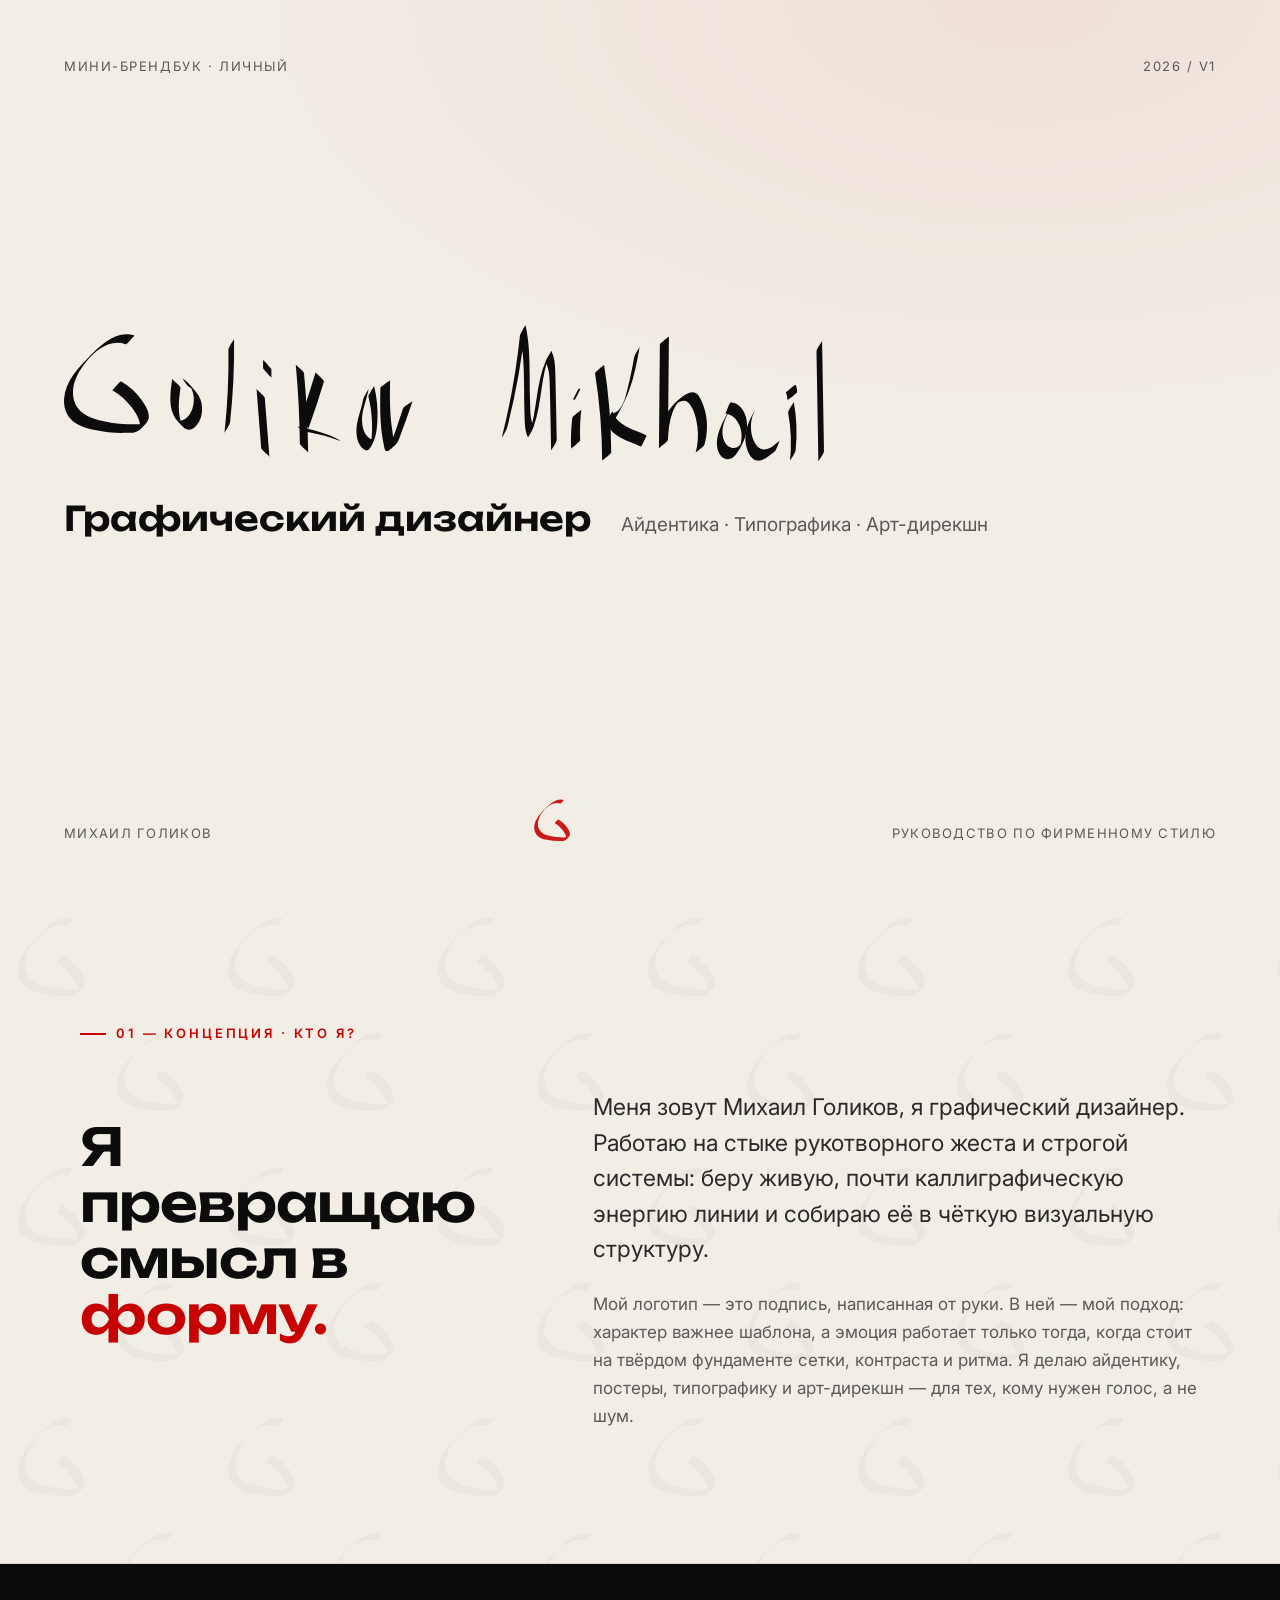
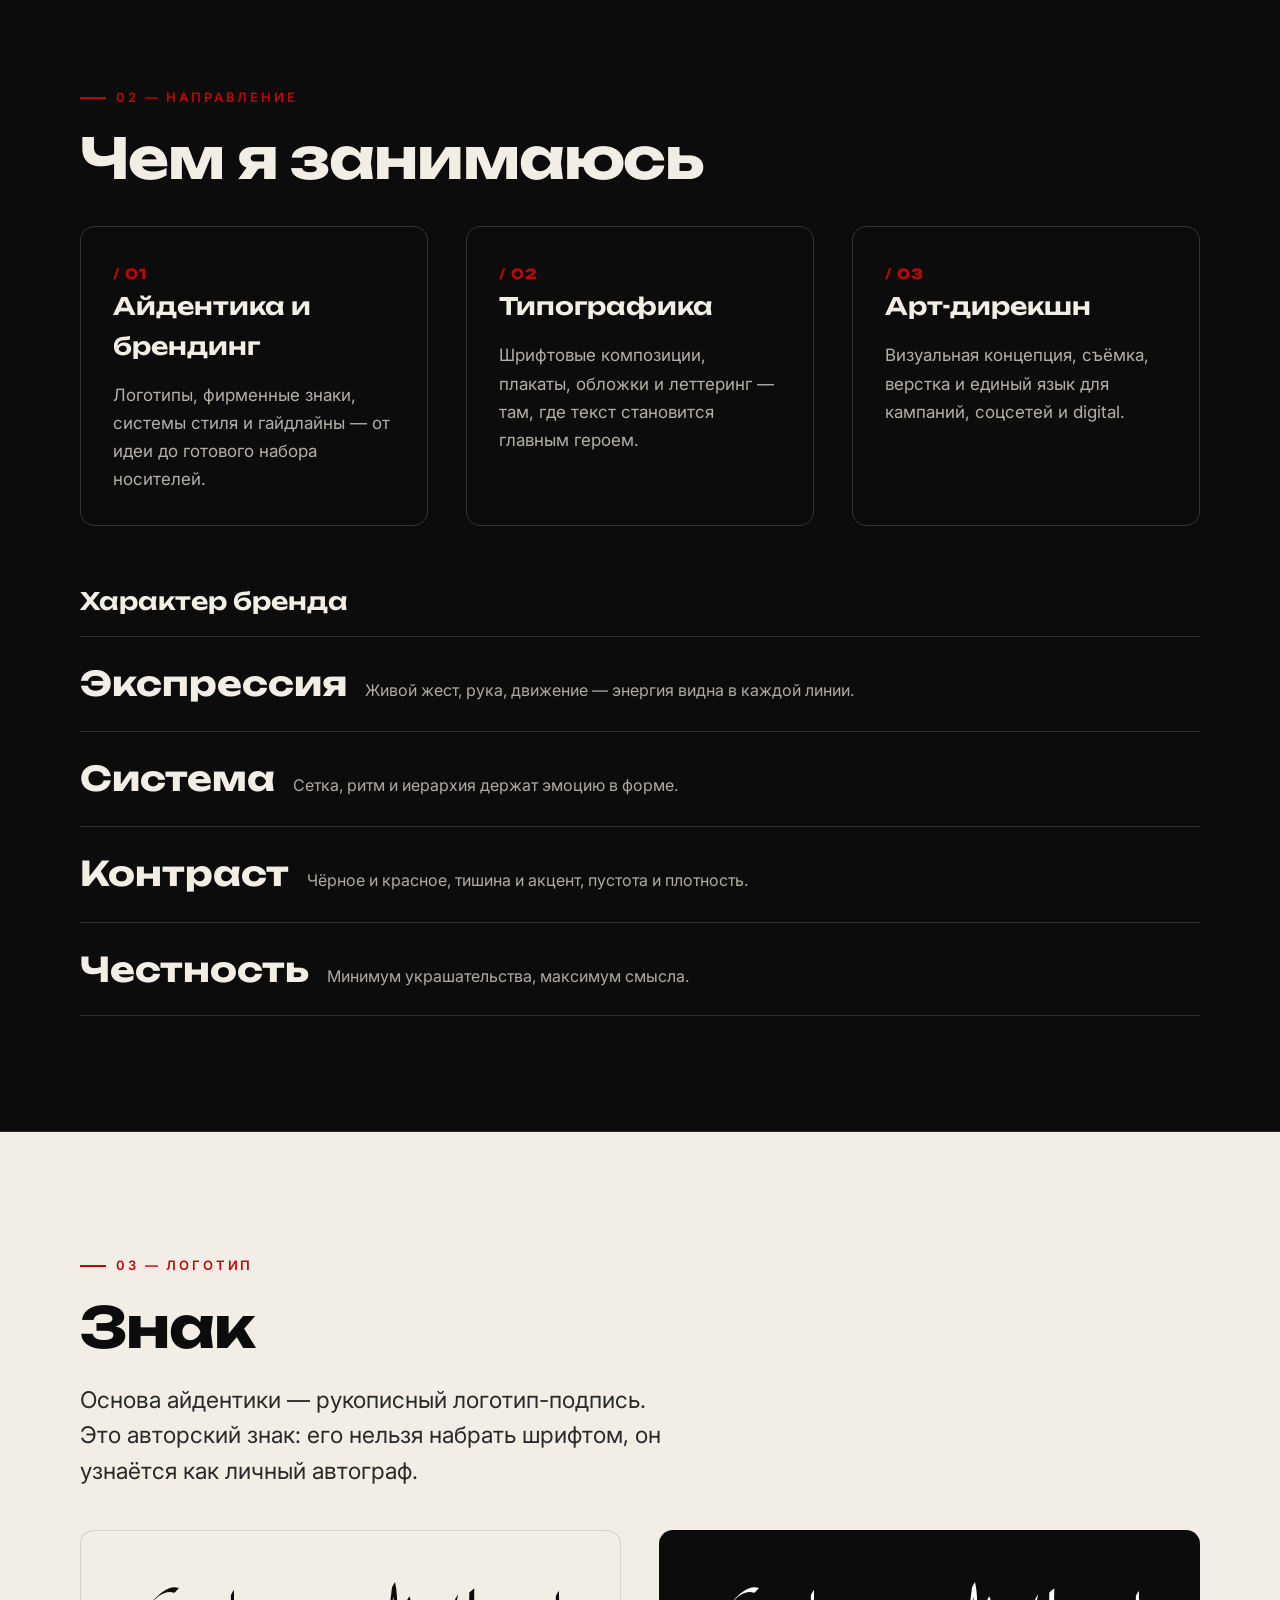
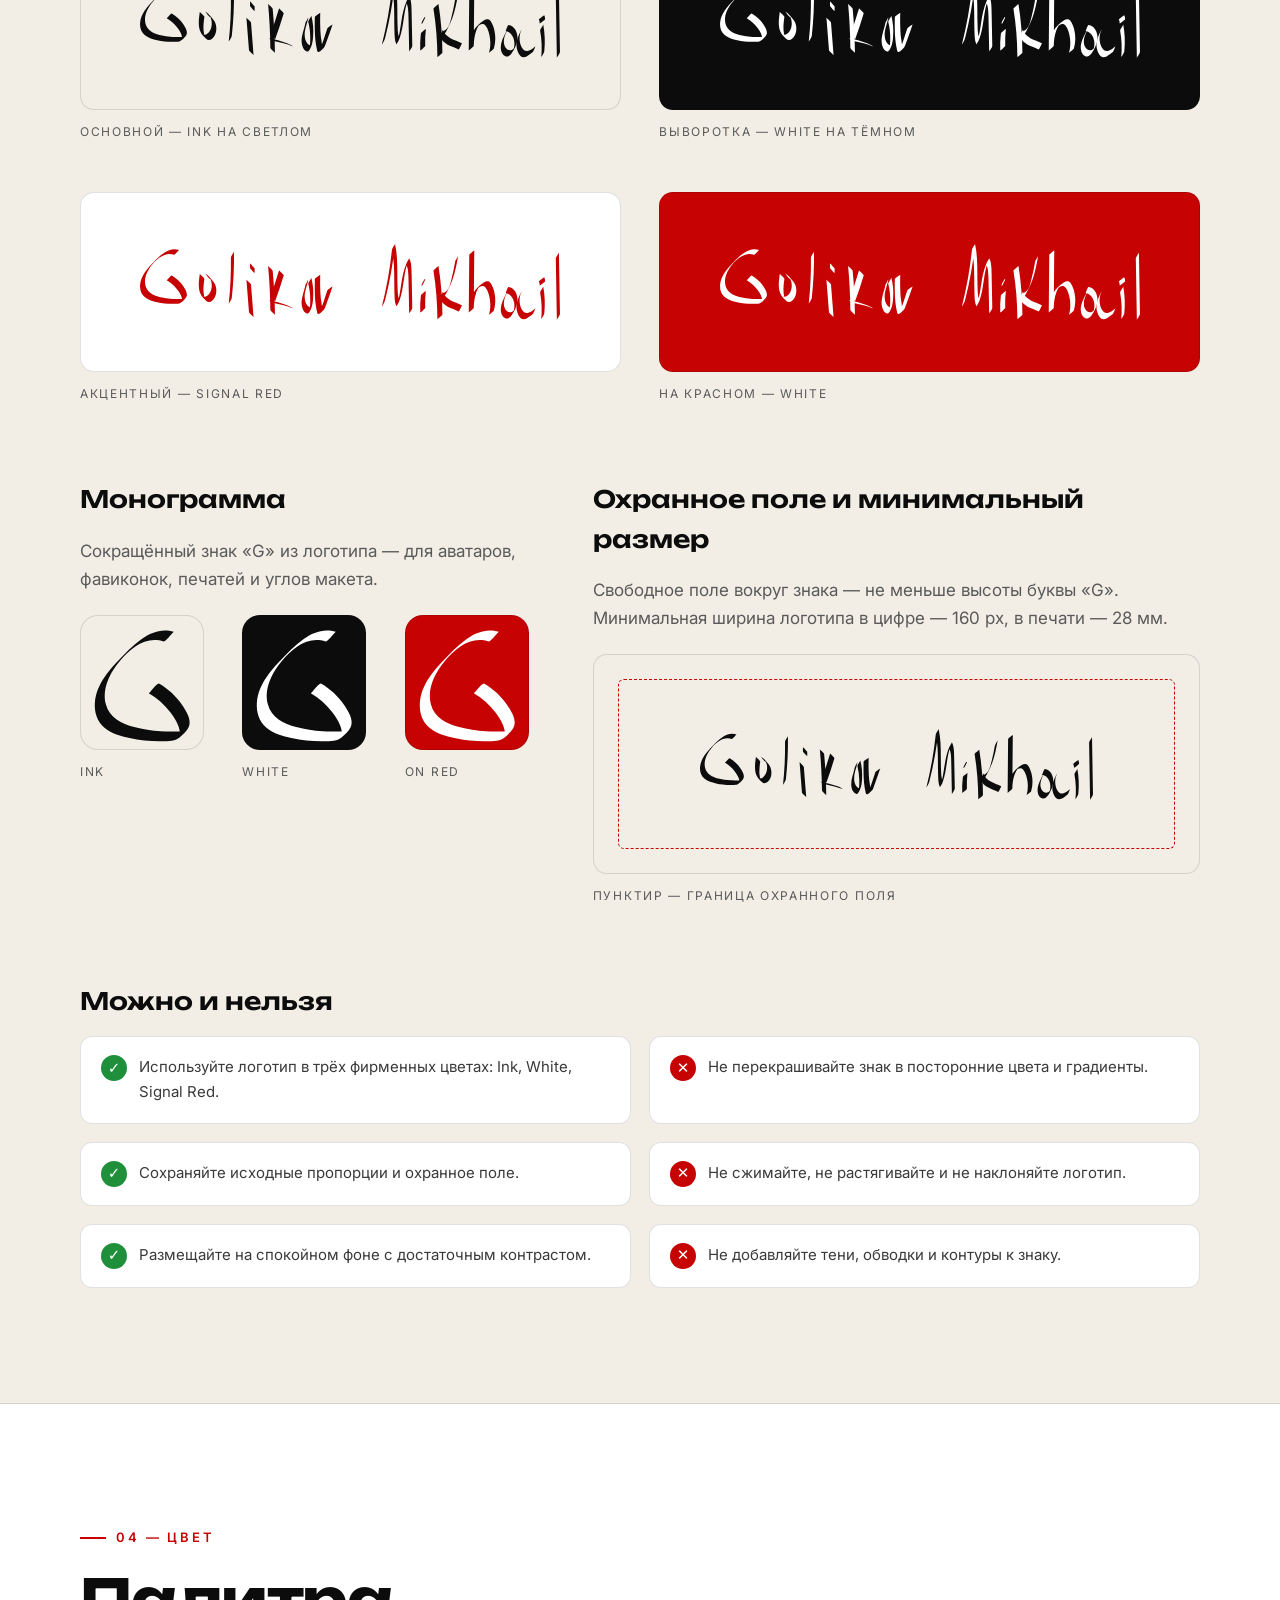
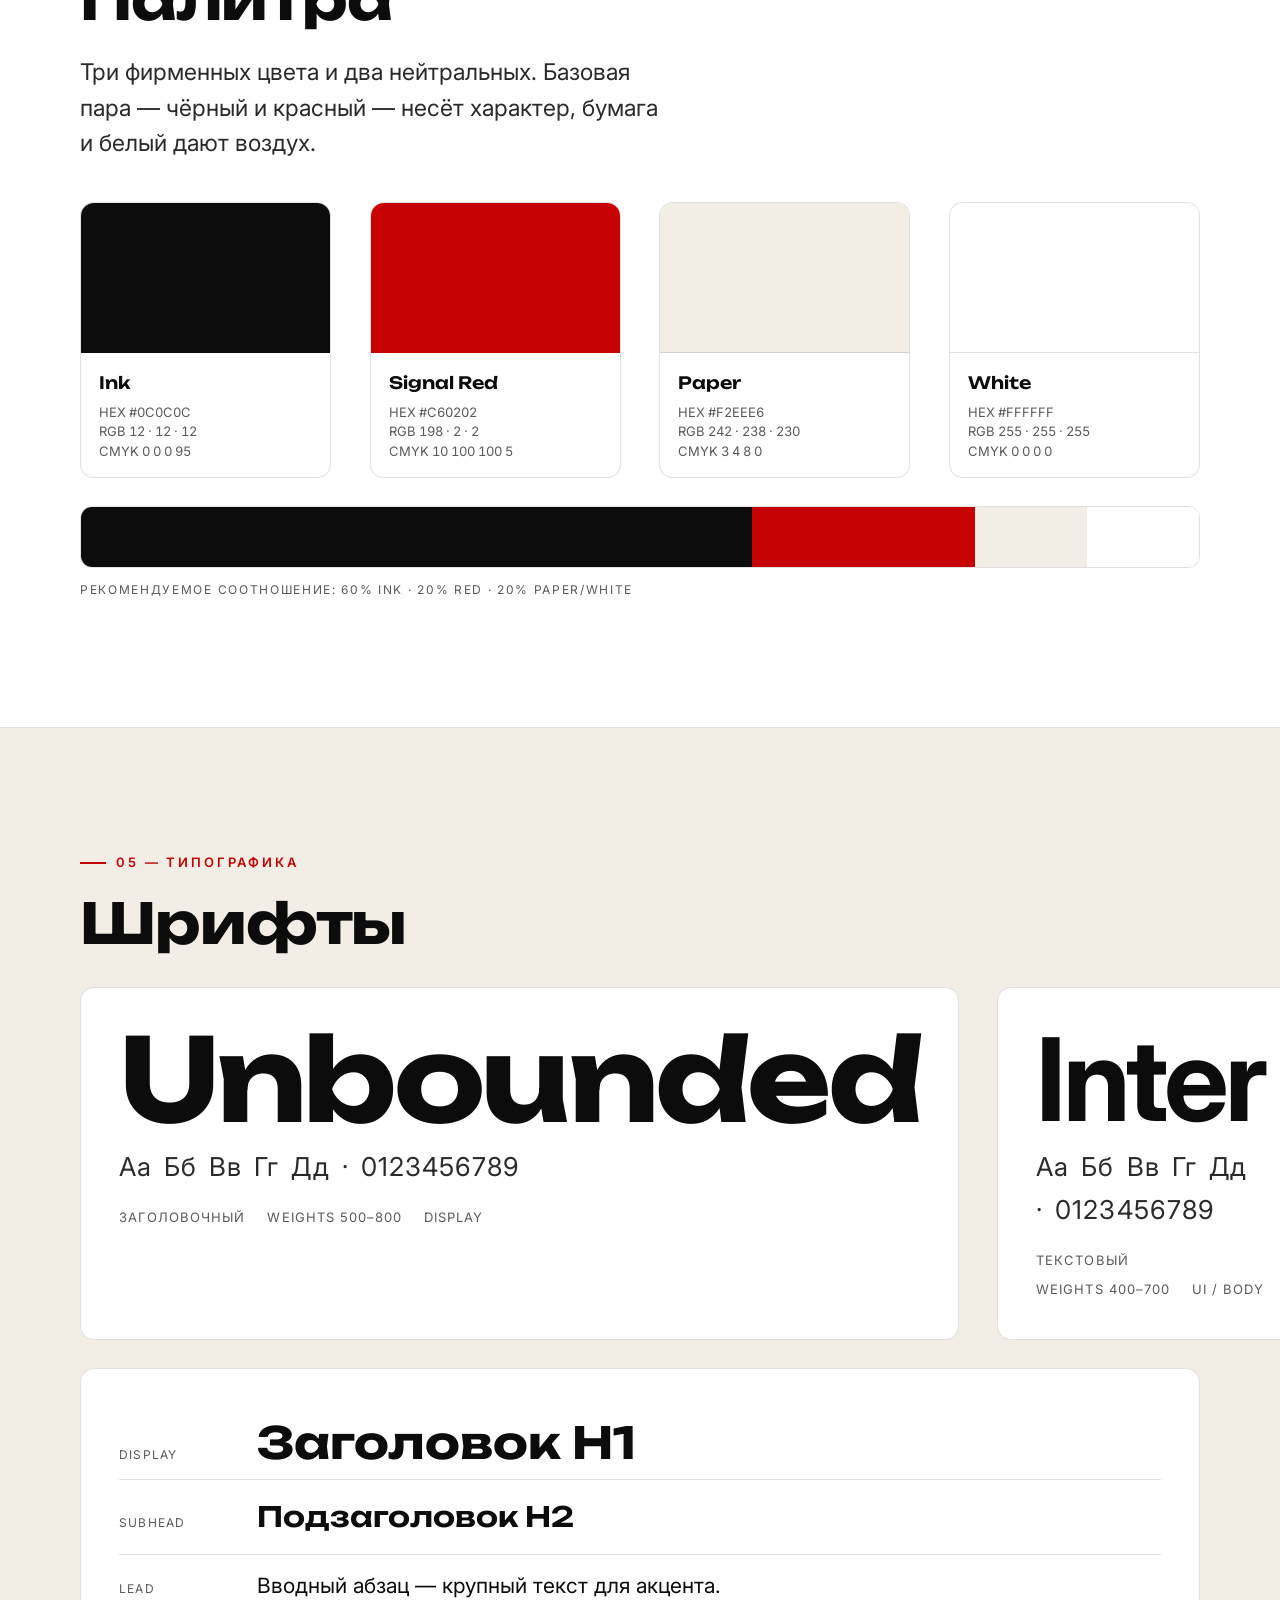
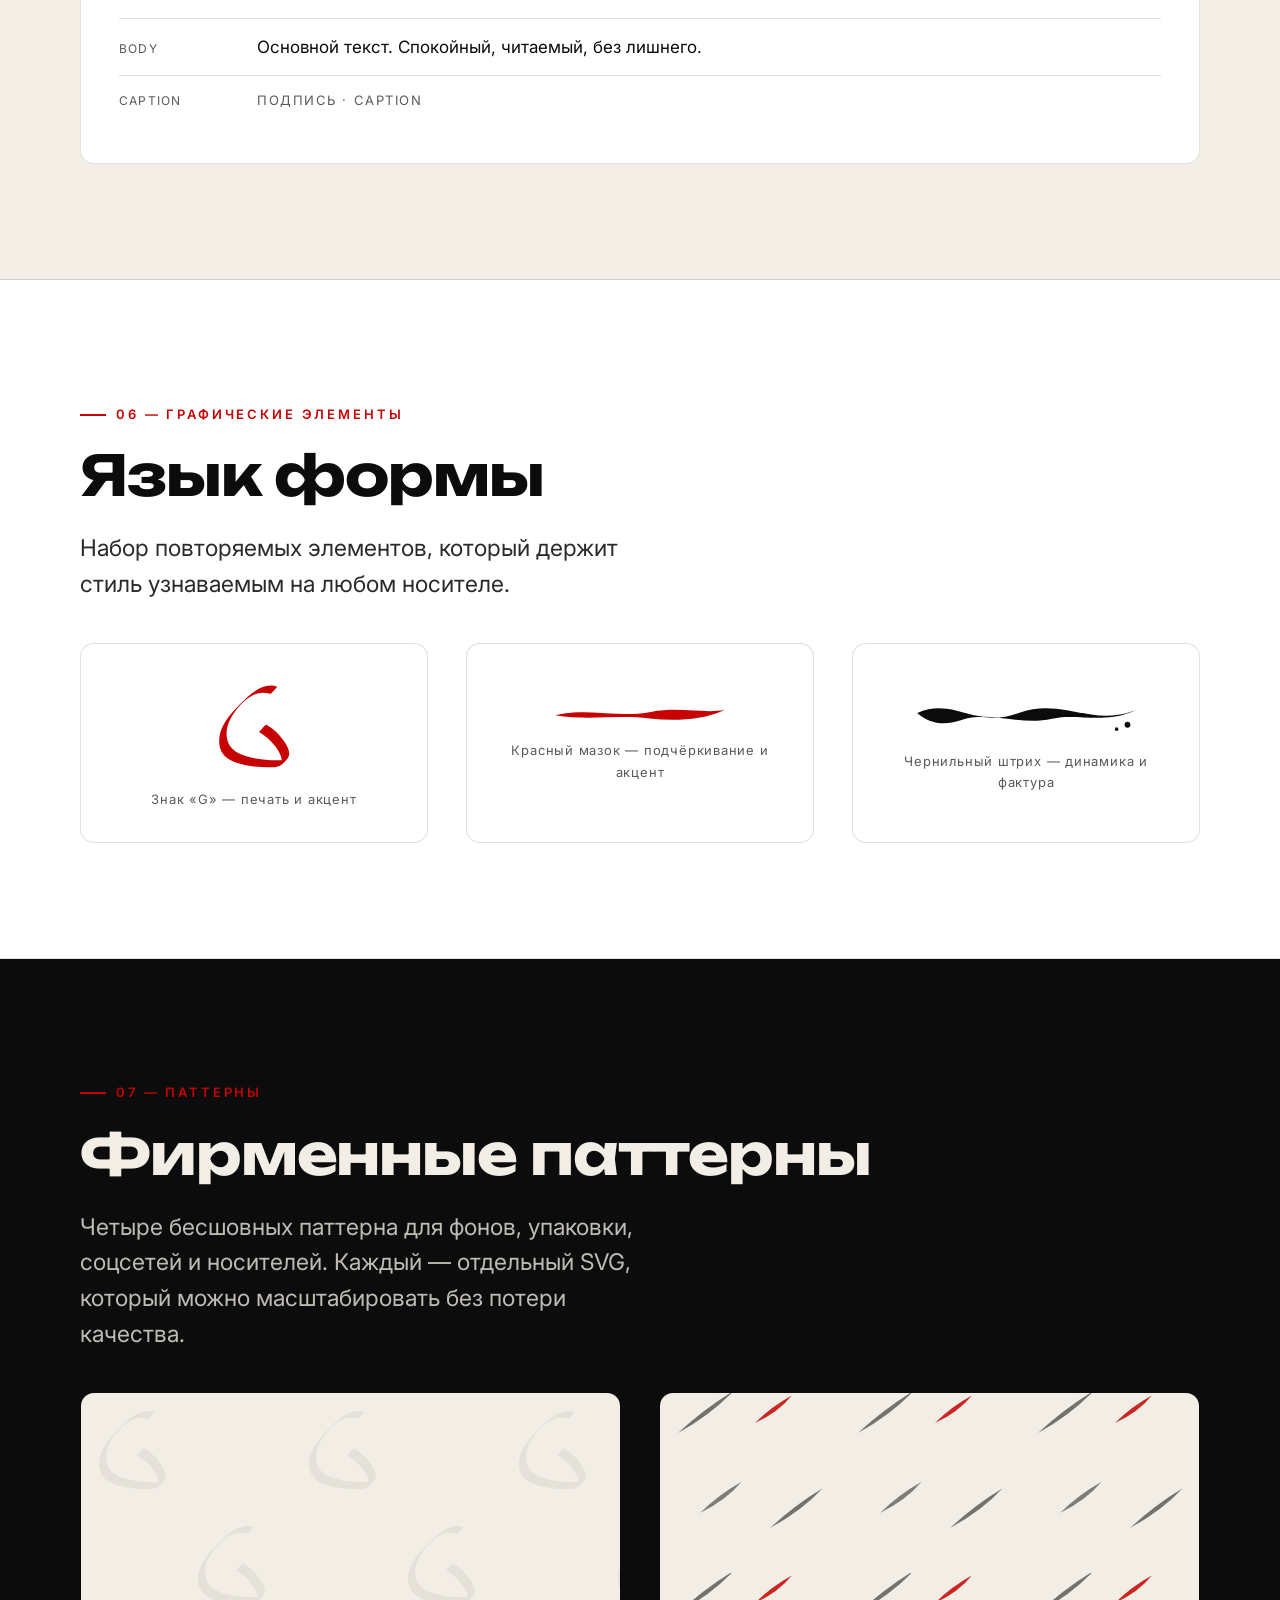
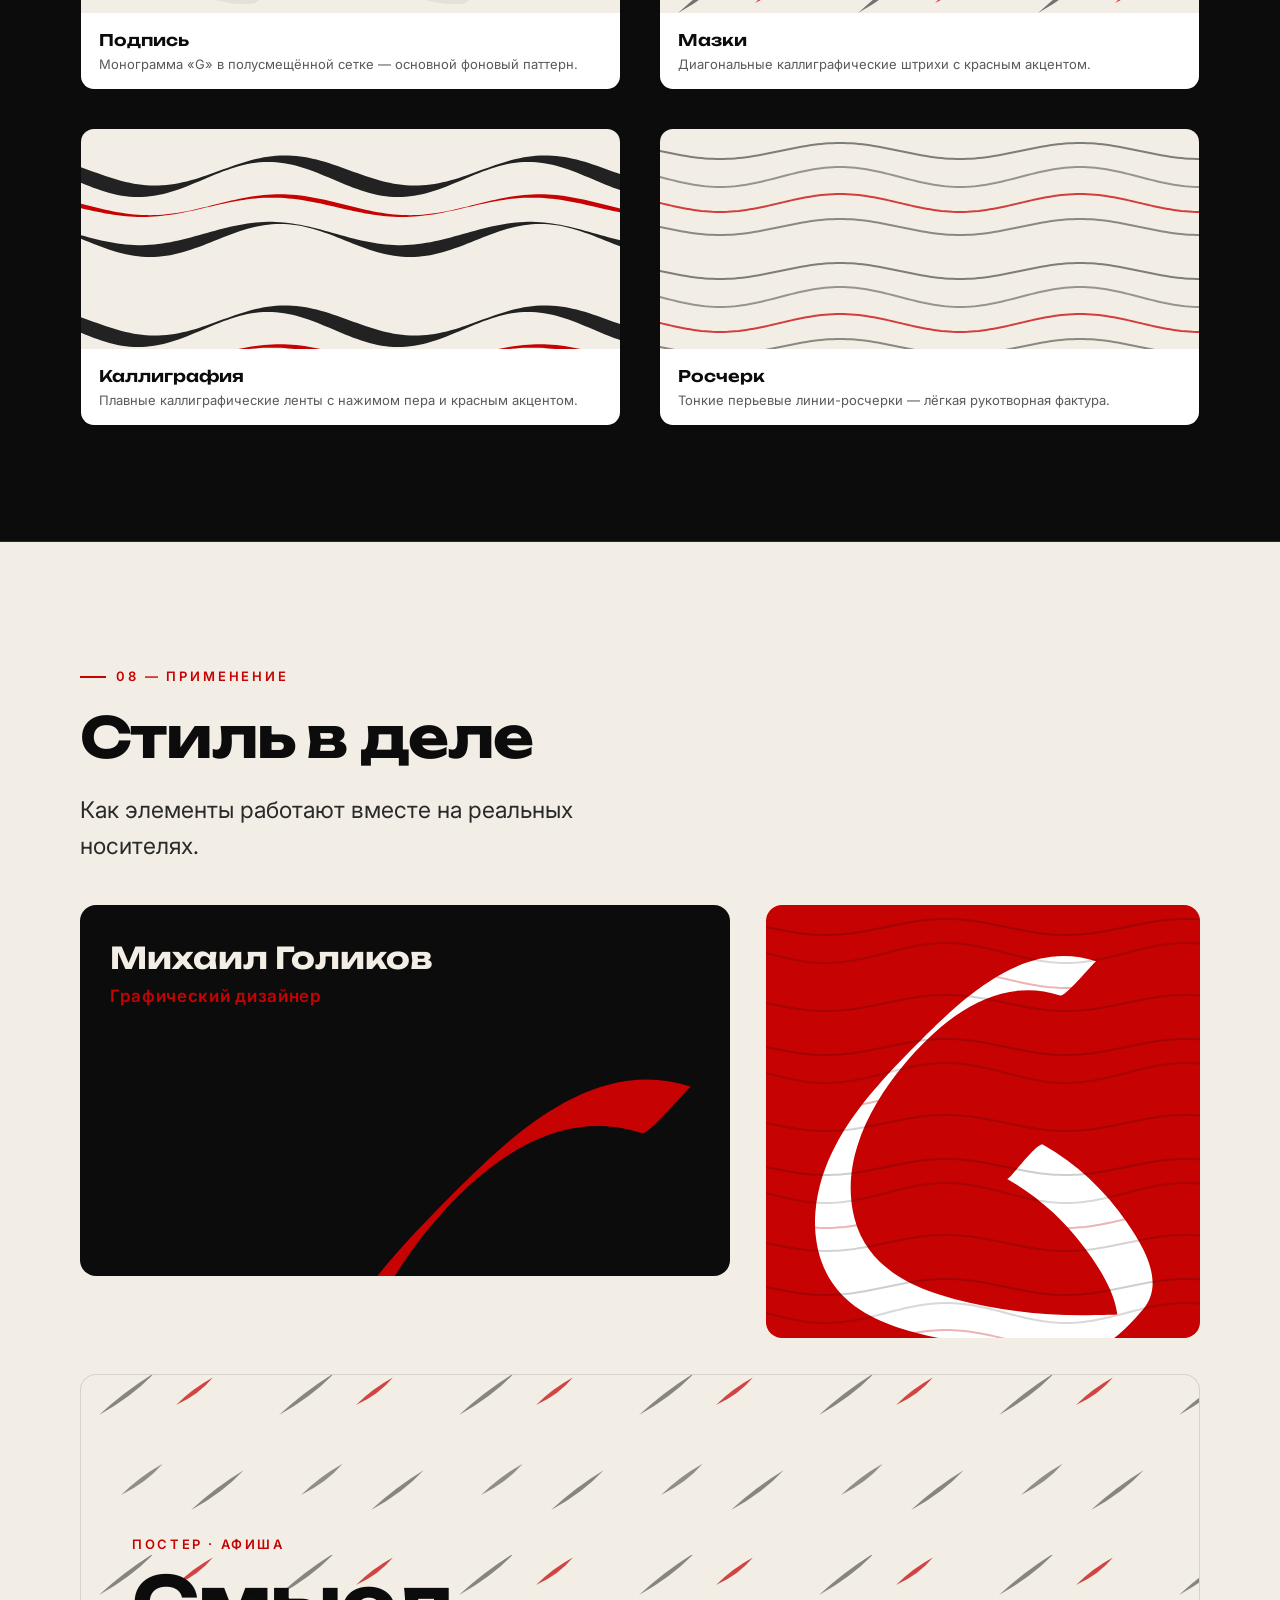
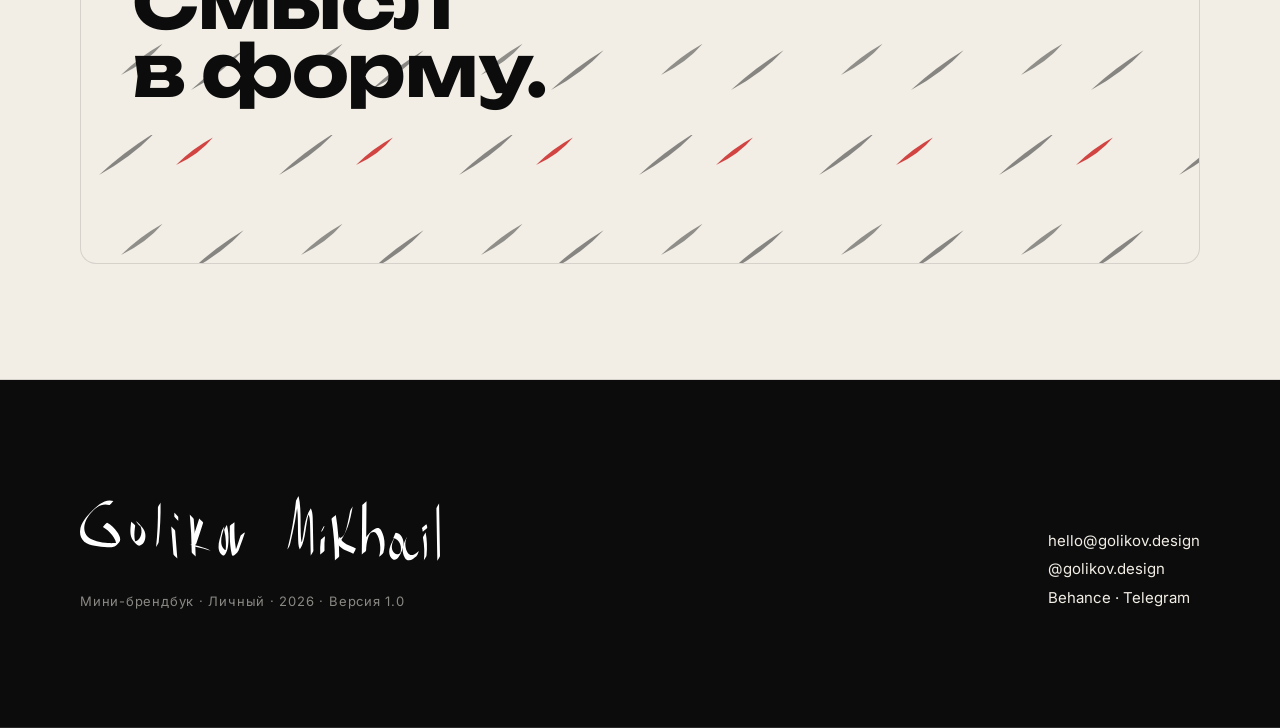
<file: index.html>
<!DOCTYPE html>
<html lang="ru">
<head>
  <meta charset="UTF-8" />
  <meta name="viewport" content="width=device-width, initial-scale=1.0" />
  <title>Михаил Голиков — Мини-брендбук</title>
  <meta name="description" content="Личный мини-брендбук графического дизайнера Михаила Голикова: логотип, графические элементы, паттерны, цвет, типографика и концепция." />
  <link rel="icon" type="image/svg+xml" href="assets/logo/monogram-black.svg" />
  <link rel="preconnect" href="https://fonts.googleapis.com" />
  <link rel="preconnect" href="https://fonts.gstatic.com" crossorigin />
  <link href="https://fonts.googleapis.com/css2?family=Inter:wght@400;500;600;700&family=Unbounded:wght@500;600;700;800&display=swap" rel="stylesheet" />
  <link rel="stylesheet" href="assets/css/brandbook.css" />
</head>
<body>

  <!-- ===================== ОБЛОЖКА ===================== -->
  <header class="cover">
    <div class="cover__top">
      <span>Мини-брендбук · Личный</span>
      <span>2026 / V1</span>
    </div>

    <div class="cover__center">
      <div class="cover__logo">
        <img src="assets/logo/logo-black.svg" alt="Golikov Mikhail — логотип" />
      </div>
      <div class="cover__meta">
        <span class="cover__role">Графический дизайнер</span>
        <span class="cover__tag">Айдентика · Типографика · Арт-дирекшн</span>
      </div>
    </div>

    <div class="cover__bottom">
      <span>Михаил Голиков</span>
      <img class="gmark" src="assets/logo/monogram-red.svg" alt="Монограмма G" />
      <span>Руководство по фирменному стилю</span>
    </div>
  </header>

  <!-- ===================== КОНЦЕПЦИЯ ===================== -->
  <section class="section" id="concept">
    <div class="wash wash--monogram"></div>
    <div class="wrap">
      <span class="eyebrow">01 — Концепция · Кто я?</span>
      <div class="split">
        <p class="concept">Я превращаю смысл в <span class="hl">форму.</span></p>
        <div>
          <p class="lead" style="max-width: 56ch; margin-bottom: 22px;">
            Меня зовут Михаил Голиков, я графический дизайнер. Работаю на стыке
            рукотворного жеста и строгой системы: беру живую, почти каллиграфическую
            энергию линии и собираю её в чёткую визуальную структуру.
          </p>
          <p class="muted" style="max-width: 56ch;">
            Мой логотип — это подпись, написанная от руки. В ней — мой подход:
            характер важнее шаблона, а эмоция работает только тогда, когда стоит
            на твёрдом фундаменте сетки, контраста и ритма. Я делаю айдентику,
            постеры, типографику и арт-дирекшн — для тех, кому нужен голос, а не шум.
          </p>
        </div>
      </div>
    </div>
  </section>

  <!-- ===================== НАПРАВЛЕНИЕ ===================== -->
  <section class="section section--dark" id="direction">
    <div class="wrap">
      <span class="eyebrow">02 — Направление</span>
      <h2 class="title" style="max-width: 16ch;">Чем я занимаюсь</h2>
      <div class="grid grid--3" style="margin-top: 40px;">
        <div class="card" style="background:transparent; border-color: rgba(255,255,255,0.16); color: var(--paper);">
          <span class="num">/ 01</span>
          <h3 class="sub">Айдентика и брендинг</h3>
          <p style="color: rgba(242,238,230,0.72);">Логотипы, фирменные знаки, системы стиля и гайдлайны — от идеи до готового набора носителей.</p>
        </div>
        <div class="card" style="background:transparent; border-color: rgba(255,255,255,0.16); color: var(--paper);">
          <span class="num">/ 02</span>
          <h3 class="sub">Типографика</h3>
          <p style="color: rgba(242,238,230,0.72);">Шрифтовые композиции, плакаты, обложки и леттеринг — там, где текст становится главным героем.</p>
        </div>
        <div class="card" style="background:transparent; border-color: rgba(255,255,255,0.16); color: var(--paper);">
          <span class="num">/ 03</span>
          <h3 class="sub">Арт-дирекшн</h3>
          <p style="color: rgba(242,238,230,0.72);">Визуальная концепция, съёмка, верстка и единый язык для кампаний, соцсетей и digital.</p>
        </div>
      </div>

      <h3 class="sub" style="margin-top: 56px; color: var(--paper);">Характер бренда</h3>
      <ul class="values">
        <li><span class="k">Экспрессия</span><span class="v">Живой жест, рука, движение — энергия видна в каждой линии.</span></li>
        <li><span class="k">Система</span><span class="v">Сетка, ритм и иерархия держат эмоцию в форме.</span></li>
        <li><span class="k">Контраст</span><span class="v">Чёрное и красное, тишина и акцент, пустота и плотность.</span></li>
        <li><span class="k">Честность</span><span class="v">Минимум украшательства, максимум смысла.</span></li>
      </ul>
    </div>
  </section>

  <!-- ===================== ЛОГОТИП ===================== -->
  <section class="section" id="logo">
    <div class="wrap">
      <span class="eyebrow">03 — Логотип</span>
      <h2 class="title">Знак</h2>
      <p class="lead" style="margin-bottom: 40px;">
        Основа айдентики — рукописный логотип-подпись. Это авторский знак: его нельзя
        набрать шрифтом, он узнаётся как личный автограф.
      </p>

      <div class="grid grid--2">
        <div>
          <div class="logoframe logoframe--paper">
            <img src="assets/logo/logo-black.svg" alt="Основной логотип, чёрный" />
          </div>
          <p class="frame-label">Основной — Ink на светлом</p>
        </div>
        <div>
          <div class="logoframe logoframe--ink">
            <img src="assets/logo/logo-white.svg" alt="Логотип, белый на тёмном" />
          </div>
          <p class="frame-label">Выворотка — White на тёмном</p>
        </div>
        <div>
          <div class="logoframe logoframe--white">
            <img src="assets/logo/logo-red.svg" alt="Логотип, красный" />
          </div>
          <p class="frame-label">Акцентный — Signal Red</p>
        </div>
        <div>
          <div class="logoframe logoframe--red">
            <img src="assets/logo/logo-white.svg" alt="Логотип, белый на красном" />
          </div>
          <p class="frame-label">На красном — White</p>
        </div>
      </div>

      <!-- Монограмма + охранное поле -->
      <div class="split" style="margin-top: 64px;">
        <div>
          <h3 class="sub">Монограмма</h3>
          <p class="muted" style="margin-bottom: 22px;">Сокращённый знак «G» из логотипа — для аватаров, фавиконок, печатей и углов макета.</p>
          <div class="grid grid--3">
            <div>
              <div class="mono-badge mono-badge--paper"><img src="assets/logo/monogram-black.svg" alt="Монограмма, чёрная" /></div>
              <p class="frame-label">Ink</p>
            </div>
            <div>
              <div class="mono-badge mono-badge--ink"><img src="assets/logo/monogram-white.svg" alt="Монограмма, белая" /></div>
              <p class="frame-label">White</p>
            </div>
            <div>
              <div class="mono-badge mono-badge--red"><img src="assets/logo/monogram-white.svg" alt="Монограмма на красном" /></div>
              <p class="frame-label">On Red</p>
            </div>
          </div>
        </div>
        <div>
          <h3 class="sub">Охранное поле и минимальный размер</h3>
          <p class="muted" style="margin-bottom: 22px;">Свободное поле вокруг знака — не меньше высоты буквы «G». Минимальная ширина логотипа в цифре — 160 px, в печати — 28 мм.</p>
          <div class="logoframe logoframe--paper" style="position:relative; min-height: 220px;">
            <div style="position:absolute; inset:24px; border:1px dashed var(--red); border-radius:6px;"></div>
            <img src="assets/logo/logo-black.svg" alt="Логотип с охранным полем" style="max-width: 78%;" />
          </div>
          <p class="frame-label">Пунктир — граница охранного поля</p>
        </div>
      </div>

      <!-- Можно / нельзя -->
      <h3 class="sub" style="margin-top: 64px;">Можно и нельзя</h3>
      <div class="rules">
        <div class="rule rule--do"><span class="badge">✓</span><p>Используйте логотип в трёх фирменных цветах: Ink, White, Signal Red.</p></div>
        <div class="rule rule--dont"><span class="badge">✕</span><p>Не перекрашивайте знак в посторонние цвета и градиенты.</p></div>
        <div class="rule rule--do"><span class="badge">✓</span><p>Сохраняйте исходные пропорции и охранное поле.</p></div>
        <div class="rule rule--dont"><span class="badge">✕</span><p>Не сжимайте, не растягивайте и не наклоняйте логотип.</p></div>
        <div class="rule rule--do"><span class="badge">✓</span><p>Размещайте на спокойном фоне с достаточным контрастом.</p></div>
        <div class="rule rule--dont"><span class="badge">✕</span><p>Не добавляйте тени, обводки и контуры к знаку.</p></div>
      </div>
    </div>
  </section>

  <!-- ===================== ЦВЕТ ===================== -->
  <section class="section" id="color" style="background: var(--white);">
    <div class="wrap">
      <span class="eyebrow">04 — Цвет</span>
      <h2 class="title">Палитра</h2>
      <p class="lead" style="margin-bottom: 40px;">Три фирменных цвета и два нейтральных. Базовая пара — чёрный и красный — несёт характер, бумага и белый дают воздух.</p>
      <div class="grid grid--4">
        <div class="swatch">
          <div class="chip" style="background:#0C0C0C;"></div>
          <div class="info"><div class="name">Ink</div><div class="vals mono"><span>HEX #0C0C0C</span><span>RGB 12 · 12 · 12</span><span>CMYK 0 0 0 95</span></div></div>
        </div>
        <div class="swatch">
          <div class="chip" style="background:#C60202;"></div>
          <div class="info"><div class="name">Signal Red</div><div class="vals mono"><span>HEX #C60202</span><span>RGB 198 · 2 · 2</span><span>CMYK 10 100 100 5</span></div></div>
        </div>
        <div class="swatch">
          <div class="chip" style="background:#F2EEE6; border-bottom:1px solid var(--hairline);"></div>
          <div class="info"><div class="name">Paper</div><div class="vals mono"><span>HEX #F2EEE6</span><span>RGB 242 · 238 · 230</span><span>CMYK 3 4 8 0</span></div></div>
        </div>
        <div class="swatch">
          <div class="chip" style="background:#FFFFFF; border-bottom:1px solid var(--hairline);"></div>
          <div class="info"><div class="name">White</div><div class="vals mono"><span>HEX #FFFFFF</span><span>RGB 255 · 255 · 255</span><span>CMYK 0 0 0 0</span></div></div>
        </div>
      </div>
      <div style="display:flex; gap:0; margin-top:28px; border-radius:12px; overflow:hidden; border:1px solid var(--hairline);">
        <div style="flex:6; background:#0C0C0C; height:60px;"></div>
        <div style="flex:2; background:#C60202; height:60px;"></div>
        <div style="flex:1; background:#F2EEE6; height:60px;"></div>
        <div style="flex:1; background:#FFFFFF; height:60px;"></div>
      </div>
      <p class="frame-label">Рекомендуемое соотношение: 60% Ink · 20% Red · 20% Paper/White</p>
    </div>
  </section>

  <!-- ===================== ТИПОГРАФИКА ===================== -->
  <section class="section" id="type">
    <div class="wrap">
      <span class="eyebrow">05 — Типографика</span>
      <h2 class="title">Шрифты</h2>
      <div class="grid grid--2" style="margin-top: 36px;">
        <div class="specimen">
          <div class="big">Unbounded</div>
          <div class="alpha">Аа Бб Вв Гг Дд · 0123456789</div>
          <div class="meta"><span>Заголовочный</span><span>Weights 500–800</span><span>Display</span></div>
        </div>
        <div class="specimen">
          <div class="big" style="font-family: var(--font-body); font-weight:700;">Inter</div>
          <div class="alpha">Аа Бб Вв Гг Дд · 0123456789</div>
          <div class="meta"><span>Текстовый</span><span>Weights 400–700</span><span>UI / Body</span></div>
        </div>
      </div>

      <div class="specimen" style="margin-top: 28px;">
        <div class="scale-row"><span class="tag">Display</span><span style="font-family:var(--font-display); font-weight:700; font-size:44px; line-height:1;">Заголовок H1</span></div>
        <div class="scale-row"><span class="tag">Subhead</span><span style="font-family:var(--font-display); font-weight:600; font-size:28px;">Подзаголовок H2</span></div>
        <div class="scale-row"><span class="tag">Lead</span><span style="font-size:21px;">Вводный абзац — крупный текст для акцента.</span></div>
        <div class="scale-row"><span class="tag">Body</span><span style="font-size:17px;">Основной текст. Спокойный, читаемый, без лишнего.</span></div>
        <div class="scale-row"><span class="tag">Caption</span><span style="font-size:13px; letter-spacing:0.12em; text-transform:uppercase; color:var(--graphite);">Подпись · Caption</span></div>
      </div>
    </div>
  </section>

  <!-- ===================== ГРАФИЧЕСКИЕ ЭЛЕМЕНТЫ ===================== -->
  <section class="section" id="elements" style="background: var(--white);">
    <div class="wrap">
      <span class="eyebrow">06 — Графические элементы</span>
      <h2 class="title">Язык формы</h2>
      <p class="lead" style="margin-bottom: 40px;">Набор повторяемых элементов, который держит стиль узнаваемым на любом носителе.</p>
      <div class="grid grid--3">
        <div class="gel">
          <img src="assets/logo/monogram-red.svg" alt="Знак G" style="width:90px;" />
          <span class="cap">Знак «G» — печать и акцент</span>
        </div>
        <div class="gel">
          <img class="brushline" src="assets/logo/brush-stroke.svg" alt="Красный мазок" />
          <span class="cap">Красный мазок — подчёркивание и акцент</span>
        </div>
        <div class="gel">
          <img src="assets/logo/ink-stroke.svg" alt="Чернильный штрих" style="width:80%;" />
          <span class="cap">Чернильный штрих — динамика и фактура</span>
        </div>
      </div>
    </div>
  </section>

  <!-- ===================== ПАТТЕРНЫ ===================== -->
  <section class="section section--dark" id="patterns">
    <div class="wrap">
      <span class="eyebrow">07 — Паттерны</span>
      <h2 class="title">Фирменные паттерны</h2>
      <p class="lead" style="margin-bottom: 40px; color: rgba(242,238,230,0.78);">Четыре бесшовных паттерна для фонов, упаковки, соцсетей и носителей. Каждый — отдельный SVG, который можно масштабировать без потери качества.</p>
      <div class="grid grid--2">
        <div class="pat">
          <div class="swatch-area p-monogram"></div>
          <div class="pcap"><div class="pname">Подпись</div><div class="pdesc">Монограмма «G» в полусмещённой сетке — основной фоновый паттерн.</div></div>
        </div>
        <div class="pat">
          <div class="swatch-area p-strokes"></div>
          <div class="pcap"><div class="pname">Мазки</div><div class="pdesc">Диагональные каллиграфические штрихи с красным акцентом.</div></div>
        </div>
        <div class="pat">
          <div class="swatch-area p-calligraphy"></div>
          <div class="pcap"><div class="pname">Каллиграфия</div><div class="pdesc">Плавные каллиграфические ленты с нажимом пера и красным акцентом.</div></div>
        </div>
        <div class="pat">
          <div class="swatch-area p-flourish"></div>
          <div class="pcap"><div class="pname">Росчерк</div><div class="pdesc">Тонкие перьевые линии-росчерки — лёгкая рукотворная фактура.</div></div>
        </div>
      </div>
    </div>
  </section>

  <!-- ===================== ПРИМЕНЕНИЕ ===================== -->
  <section class="section" id="apps">
    <div class="wrap">
      <span class="eyebrow">08 — Применение</span>
      <h2 class="title">Стиль в деле</h2>
      <p class="lead" style="margin-bottom: 40px;">Как элементы работают вместе на реальных носителях.</p>
      <div class="apps">
        <div class="bizcard">
          <div class="bc-pat"></div>
          <div class="bc-top">
            <div class="bc-name">Михаил Голиков</div>
            <div class="bc-role">Графический дизайнер</div>
          </div>
          <div class="bc-bottom">
            <span>golikov.design<br/>hello@golikov.design</span>
            <img src="assets/logo/monogram-red.svg" alt="G" />
          </div>
        </div>
        <div class="avatar">
          <div class="av-pat"></div>
          <img src="assets/logo/monogram-white.svg" alt="Аватар G" />
        </div>
        <div class="poster">
          <div class="po-pat"></div>
          <div class="po-content">
            <div class="po-kicker">Постер · Афиша</div>
            <div class="po-title">Смысл<br/>в форму.</div>
          </div>
        </div>
      </div>
    </div>
  </section>

  <!-- ===================== ФУТЕР ===================== -->
  <footer class="section section--dark" id="footer">
    <div class="wrap foot">
      <div class="f-logo">
        <img src="assets/logo/logo-white.svg" alt="Golikov Mikhail" />
        <div class="f-meta">Мини-брендбук · Личный · 2026 · Версия 1.0</div>
      </div>
      <div class="f-contacts">
        <div>hello@golikov.design</div>
        <div>@golikov.design</div>
        <div>Behance · Telegram</div>
      </div>
    </div>
  </footer>

</body>
</html>
</file>
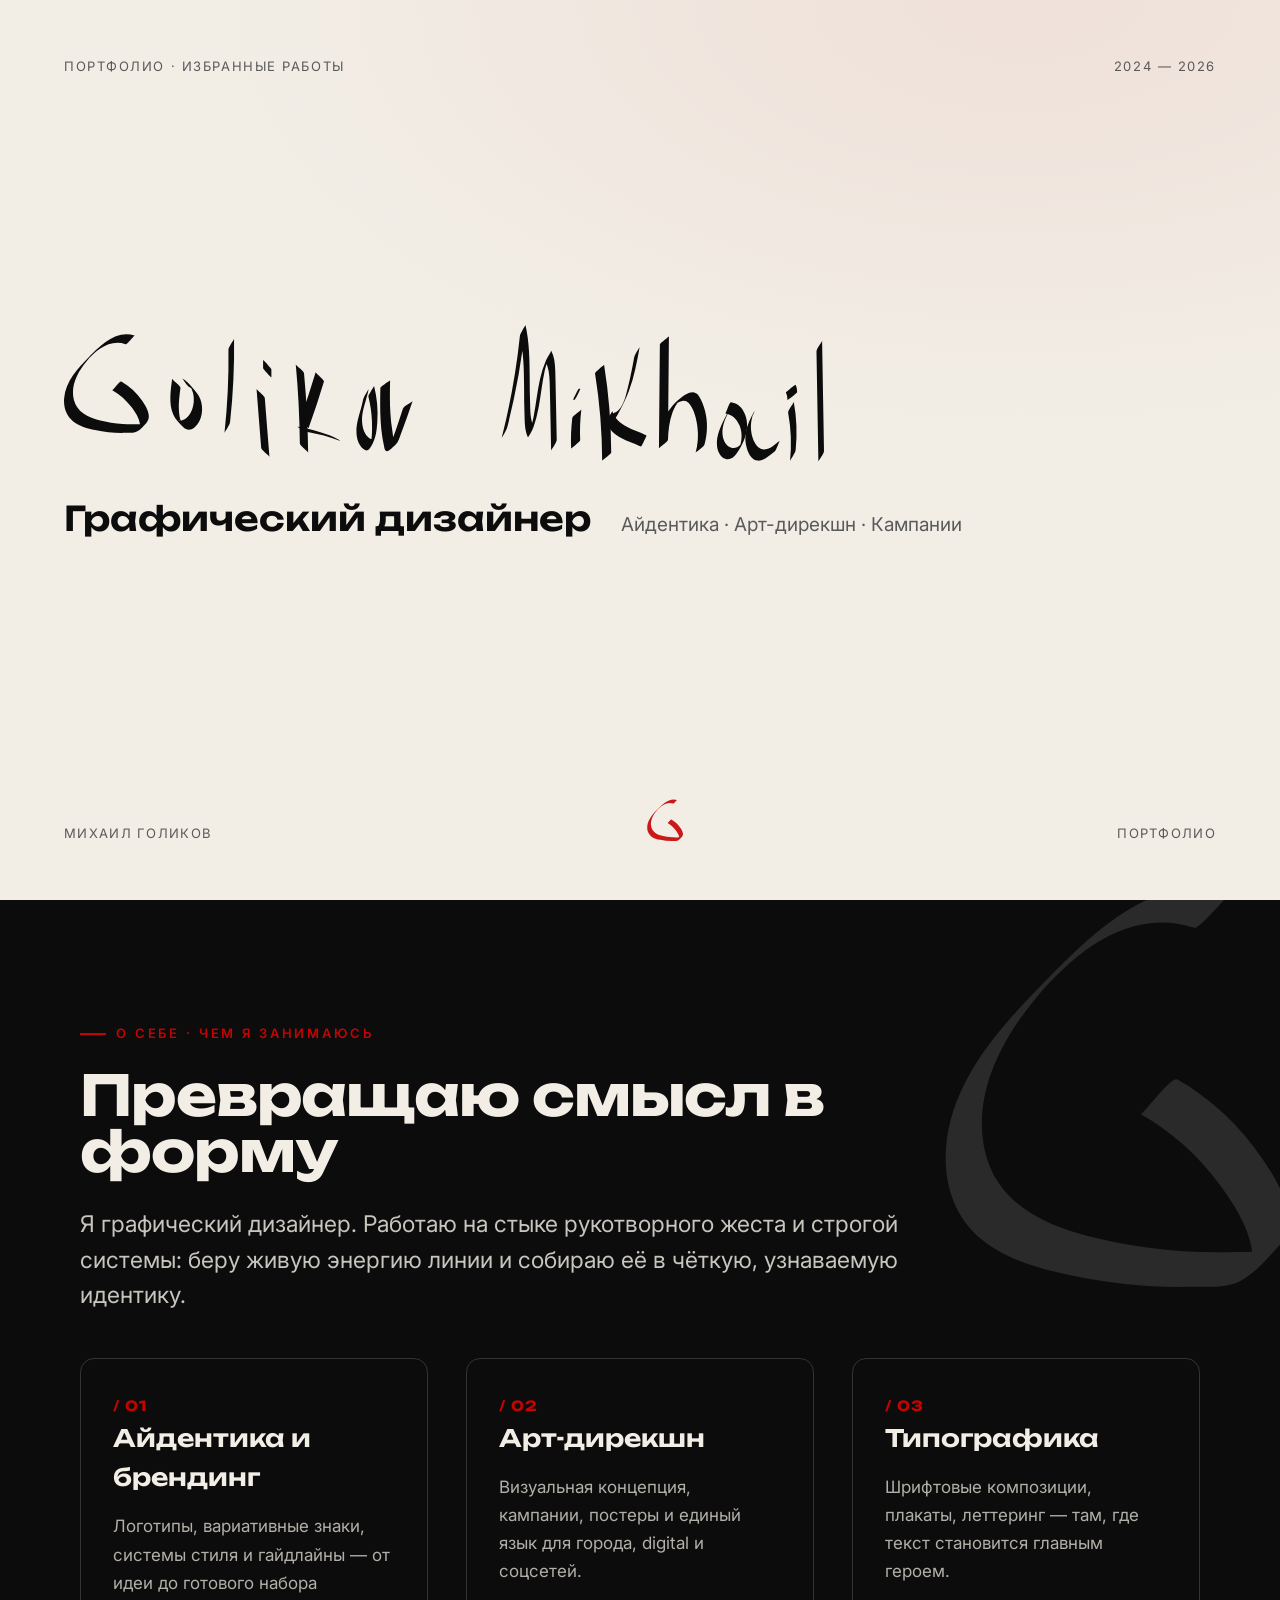
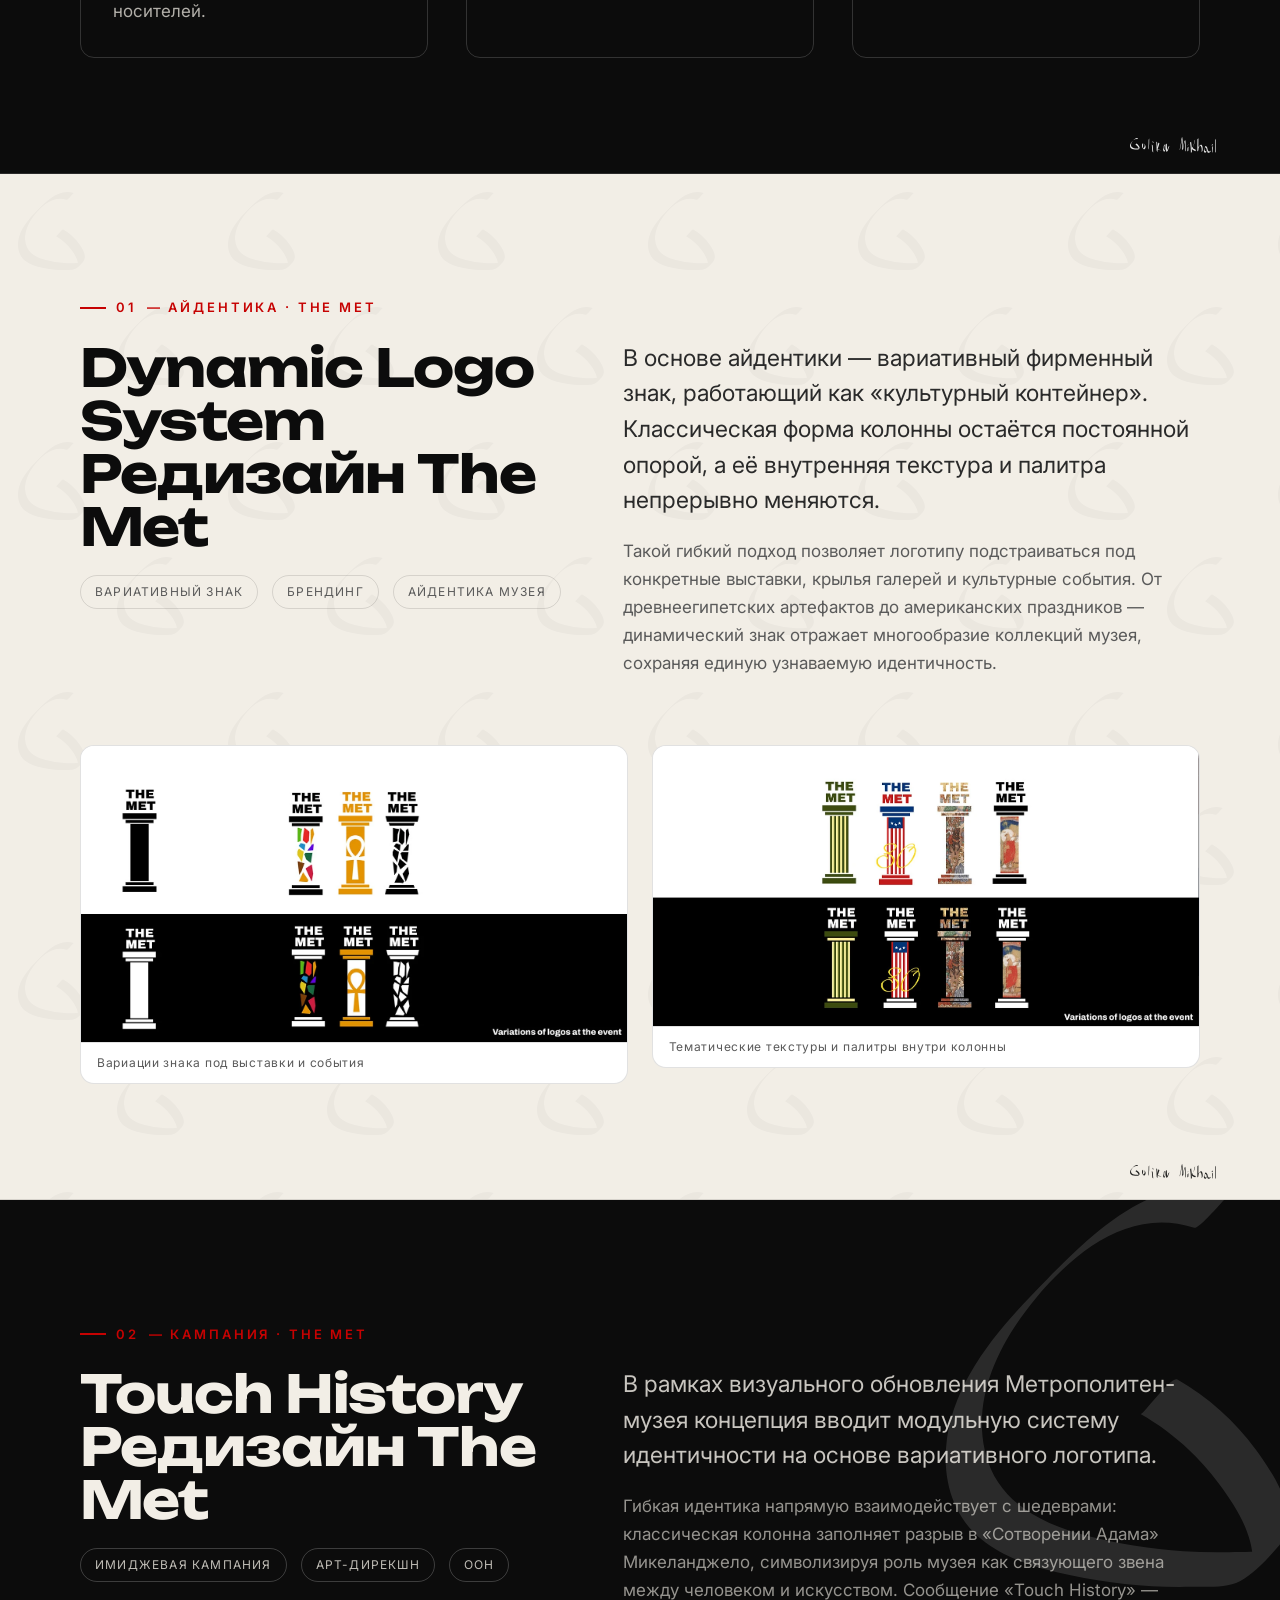
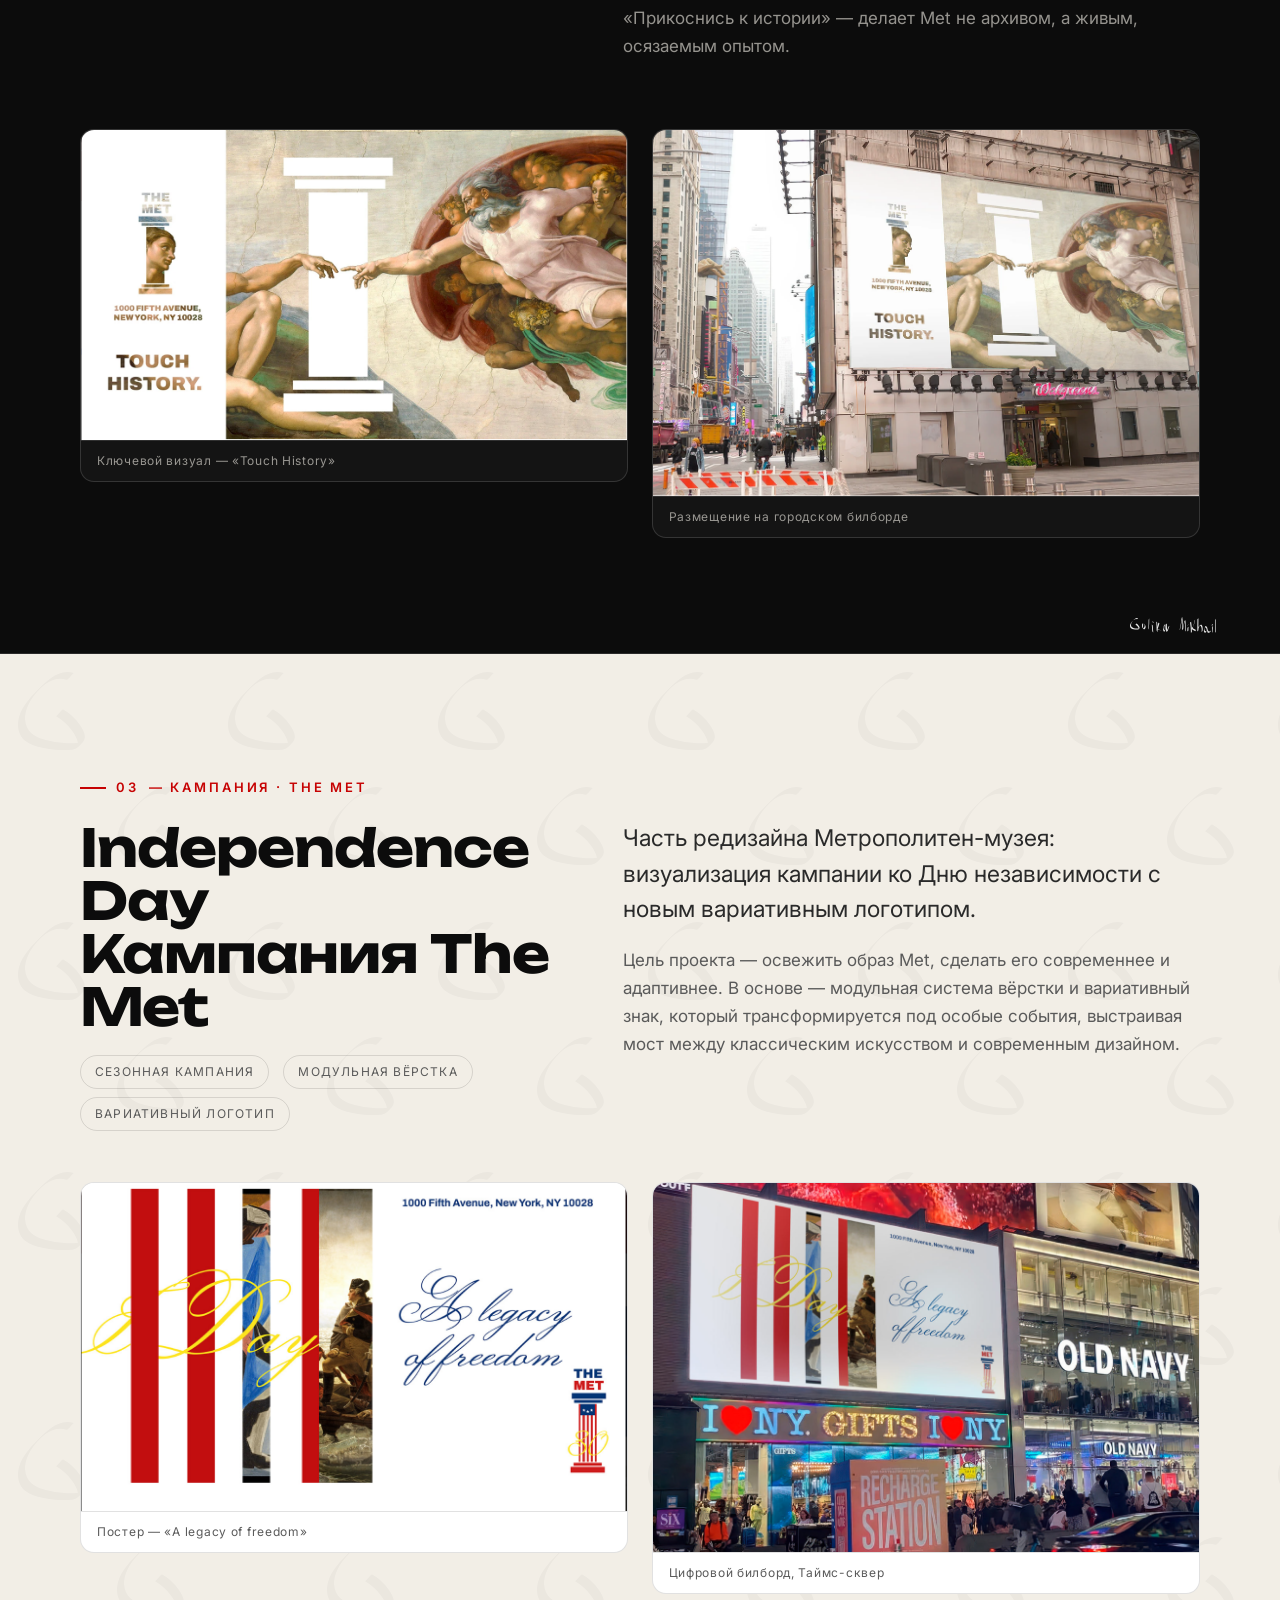
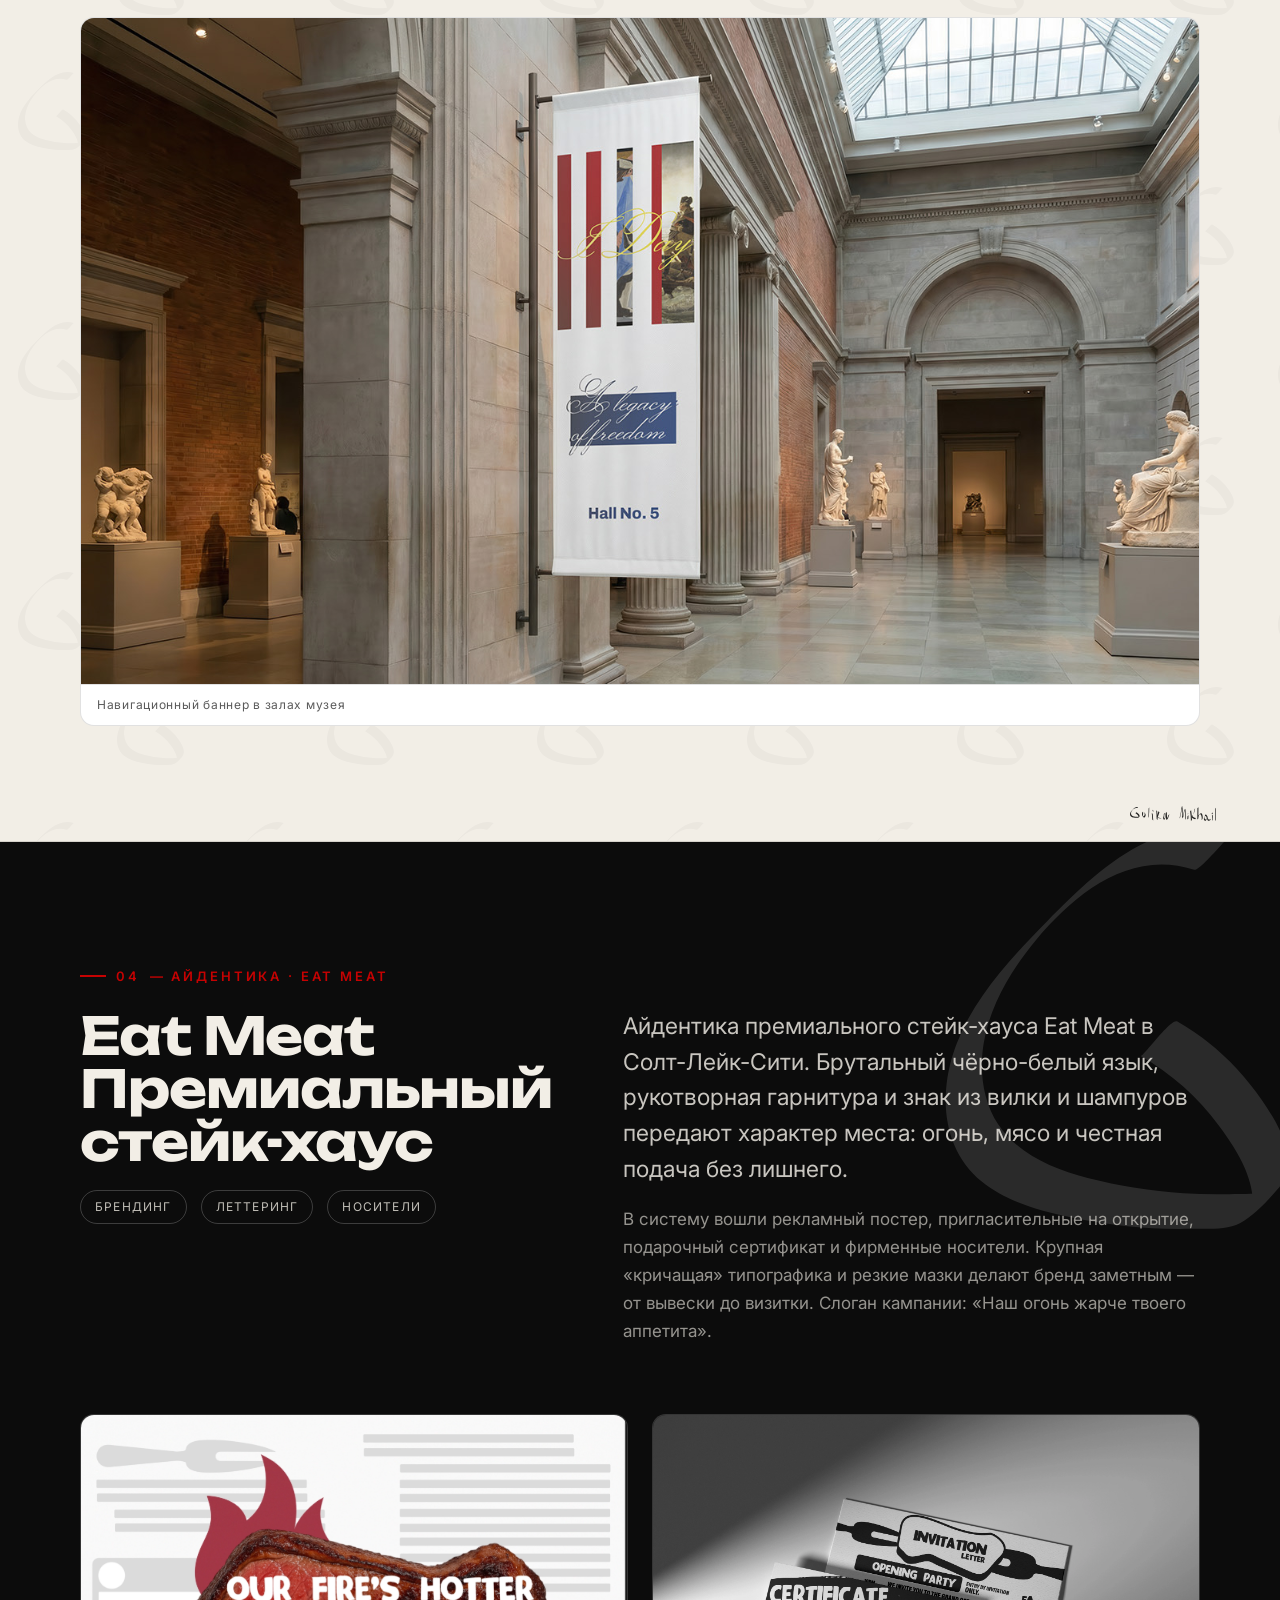
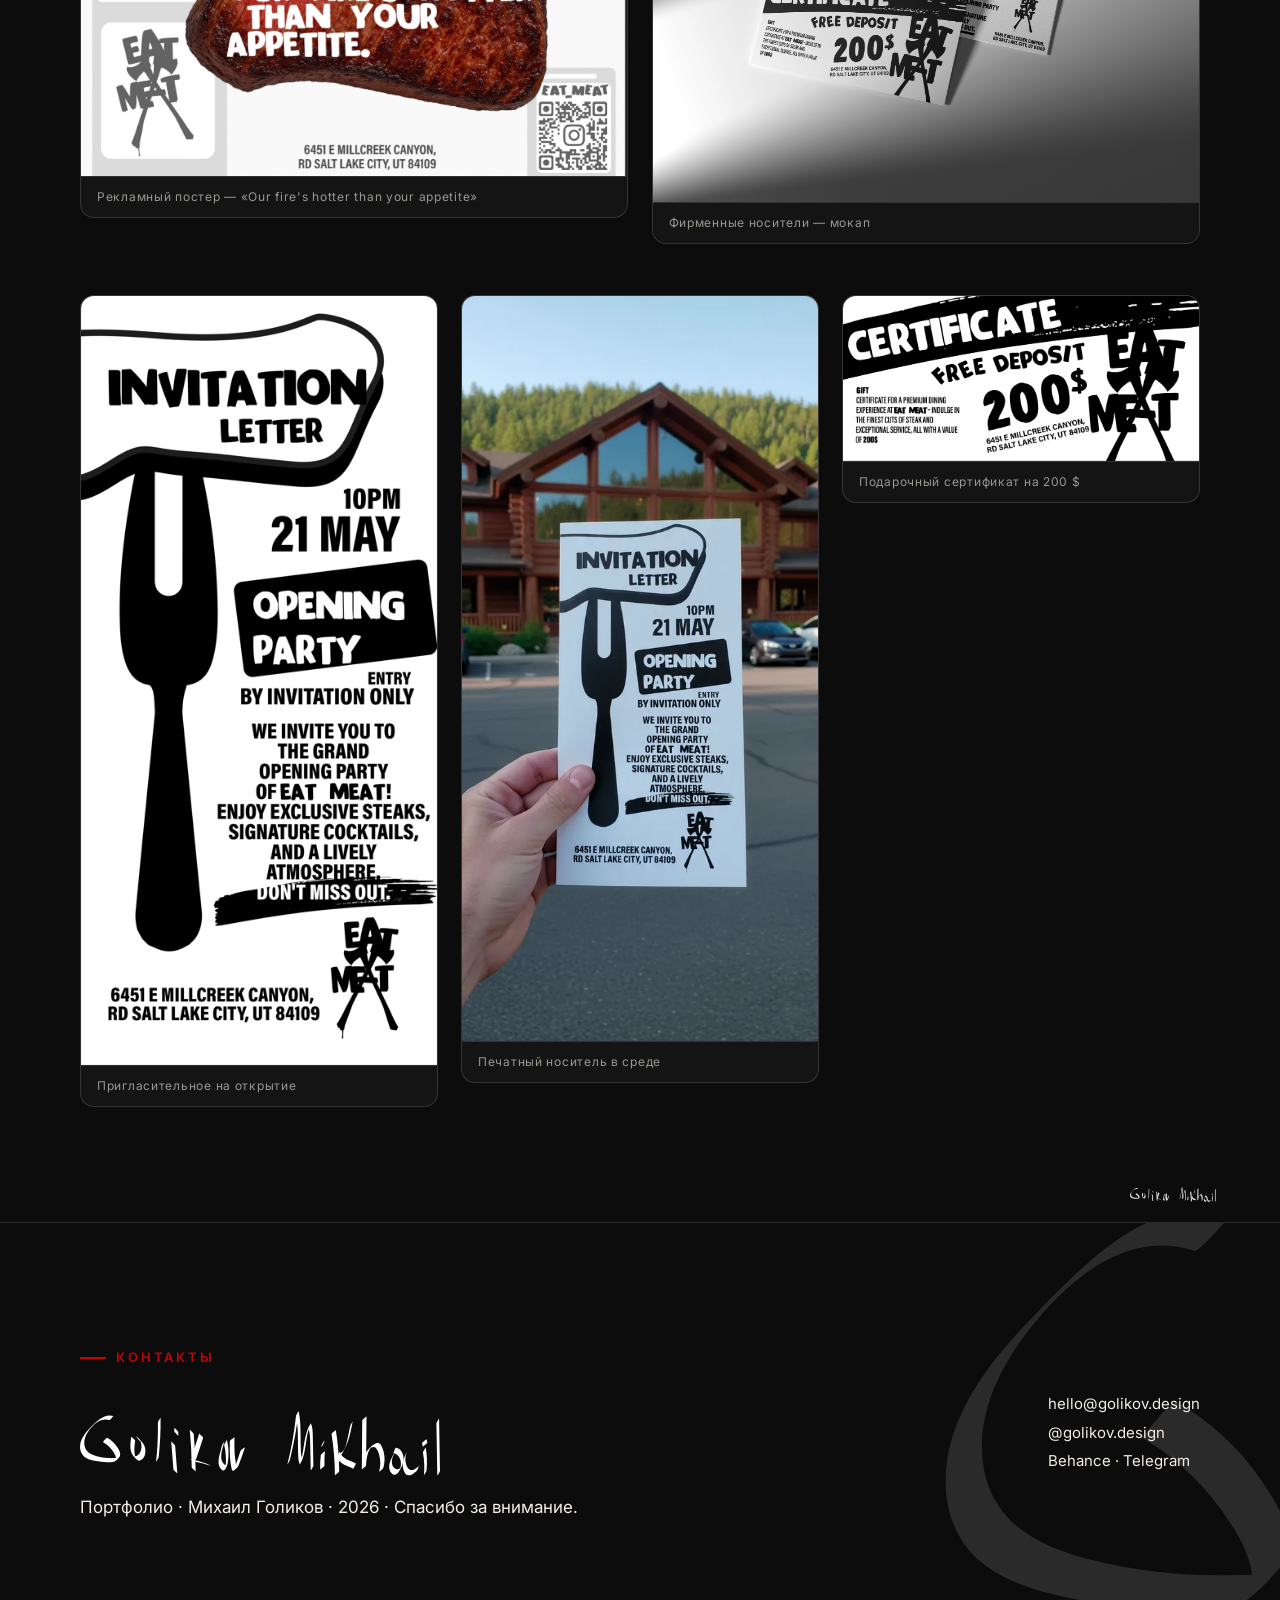
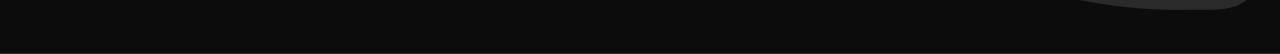
<file: portfolio.html>
<!DOCTYPE html>
<html lang="ru">
<head>
  <meta charset="UTF-8" />
  <meta name="viewport" content="width=device-width, initial-scale=1.0" />
  <title>Михаил Голиков — Портфолио</title>
  <meta name="description" content="Портфолио графического дизайнера Михаила Голикова: айдентика, арт-дирекшн и кампании — The Met и Eat Meat." />
  <link rel="icon" type="image/svg+xml" href="assets/logo/monogram-black.svg" />
  <link rel="preconnect" href="https://fonts.googleapis.com" />
  <link rel="preconnect" href="https://fonts.gstatic.com" crossorigin />
  <link href="https://fonts.googleapis.com/css2?family=Inter:wght@400;500;600;700&family=Unbounded:wght@500;600;700;800&display=swap" rel="stylesheet" />
  <link rel="stylesheet" href="assets/css/brandbook.css" />
  <link rel="stylesheet" href="assets/css/portfolio.css" />
</head>
<body>

  <!-- ===================== ОБЛОЖКА ===================== -->
  <header class="cover" id="cover">
    <div class="cover__top">
      <span>Портфолио · Избранные работы</span>
      <span>2024 — 2026</span>
    </div>

    <div class="cover__center">
      <div class="cover__logo">
        <img src="assets/logo/logo-black.svg" alt="Golikov Mikhail — логотип" />
      </div>
      <div class="cover__meta">
        <span class="cover__role">Графический дизайнер</span>
        <span class="cover__tag">Айдентика · Арт-дирекшн · Кампании</span>
      </div>
    </div>

    <div class="cover__bottom">
      <span>Михаил Голиков</span>
      <img class="gmark" src="assets/logo/monogram-red.svg" alt="Монограмма G" />
      <span>Портфолио</span>
    </div>
  </header>

  <!-- ===================== ЧЕМ Я ЗАНИМАЮСЬ ===================== -->
  <section class="section section--dark" id="about">
    <img class="wm-mono" src="assets/logo/monogram-white.svg" alt="" aria-hidden="true" />
    <div class="wrap">
      <span class="eyebrow">О себе · Чем я занимаюсь</span>
      <h2 class="title" style="max-width: 18ch;">Превращаю смысл в форму</h2>
      <p class="lead" style="max-width: 60ch; margin-bottom: 8px;">
        Я графический дизайнер. Работаю на стыке рукотворного жеста и строгой системы:
        беру живую энергию линии и собираю её в чёткую, узнаваемую идентику.
      </p>
      <div class="grid grid--3" style="margin-top: 44px;">
        <div class="card" style="background:transparent; border-color: rgba(255,255,255,0.16); color: var(--paper);">
          <span class="num">/ 01</span>
          <h3 class="sub">Айдентика и брендинг</h3>
          <p style="color: rgba(242,238,230,0.72);">Логотипы, вариативные знаки, системы стиля и гайдлайны — от идеи до готового набора носителей.</p>
        </div>
        <div class="card" style="background:transparent; border-color: rgba(255,255,255,0.16); color: var(--paper);">
          <span class="num">/ 02</span>
          <h3 class="sub">Арт-дирекшн</h3>
          <p style="color: rgba(242,238,230,0.72);">Визуальная концепция, кампании, постеры и единый язык для города, digital и соцсетей.</p>
        </div>
        <div class="card" style="background:transparent; border-color: rgba(255,255,255,0.16); color: var(--paper);">
          <span class="num">/ 03</span>
          <h3 class="sub">Типографика</h3>
          <p style="color: rgba(242,238,230,0.72);">Шрифтовые композиции, плакаты, леттеринг — там, где текст становится главным героем.</p>
        </div>
      </div>
    </div>
    <img class="corner-logo" src="assets/logo/logo-white.svg" alt="" aria-hidden="true" />
  </section>

  <!-- ===================== РАБОТА 01 ===================== -->
  <section class="section" id="work1">
    <div class="wash wash--monogram"></div>
    <div class="wrap">
      <span class="eyebrow"><span class="n">01</span> — Айдентика · The Met</span>
      <div class="work__layout">
        <div>
          <h2 class="work__title">Dynamic Logo System<br />Редизайн The Met</h2>
          <div class="work__meta">
            <span class="chip">Вариативный знак</span>
            <span class="chip">Брендинг</span>
            <span class="chip">Айдентика музея</span>
          </div>
        </div>
        <div>
          <p class="lead" style="max-width: 56ch; margin: 0 0 18px;">
            В основе айдентики — вариативный фирменный знак, работающий как «культурный
            контейнер». Классическая форма колонны остаётся постоянной опорой, а её
            внутренняя текстура и палитра непрерывно меняются.
          </p>
          <p class="muted" style="max-width: 56ch;">
            Такой гибкий подход позволяет логотипу подстраиваться под конкретные выставки,
            крылья галерей и культурные события. От древнеегипетских артефактов до
            американских праздников — динамический знак отражает многообразие коллекций
            музея, сохраняя единую узнаваемую идентичность.
          </p>
        </div>
      </div>

      <div class="shots shots--2">
        <div class="shot">
          <img src="assets/portfolio/met-logos-1.png" alt="Вариации логотипа The Met — выставки и события" />
          <div class="shot__cap">Вариации знака под выставки и события</div>
        </div>
        <div class="shot">
          <img src="assets/portfolio/met-logos-2.png" alt="Вариации логотипа The Met — тематические палитры" />
          <div class="shot__cap">Тематические текстуры и палитры внутри колонны</div>
        </div>
      </div>
    </div>
    <img class="corner-logo" src="assets/logo/logo-black.svg" alt="" aria-hidden="true" />
  </section>

  <!-- ===================== РАБОТА 02 ===================== -->
  <section class="section section--dark" id="work2">
    <img class="wm-mono" src="assets/logo/monogram-white.svg" alt="" aria-hidden="true" />
    <div class="wrap">
      <span class="eyebrow"><span class="n">02</span> — Кампания · The Met</span>
      <div class="work__layout">
        <div>
          <h2 class="work__title">Touch History<br />Редизайн The Met</h2>
          <div class="work__meta">
            <span class="chip">Имиджевая кампания</span>
            <span class="chip">Арт-дирекшн</span>
            <span class="chip">OOH</span>
          </div>
        </div>
        <div>
          <p class="lead" style="max-width: 56ch; margin: 0 0 18px;">
            В рамках визуального обновления Метрополитен-музея концепция вводит модульную
            систему идентичности на основе вариативного логотипа.
          </p>
          <p class="muted" style="max-width: 56ch;">
            Гибкая идентика напрямую взаимодействует с шедеврами: классическая колонна
            заполняет разрыв в «Сотворении Адама» Микеланджело, символизируя роль музея как
            связующего звена между человеком и искусством. Сообщение «Touch History» —
            «Прикоснись к истории» — делает Met не архивом, а живым, осязаемым опытом.
          </p>
        </div>
      </div>

      <div class="shots shots--2">
        <div class="shot">
          <img src="assets/portfolio/met-touch-1.png" alt="Touch History — колонна в Сотворении Адама" />
          <div class="shot__cap">Ключевой визуал — «Touch History»</div>
        </div>
        <div class="shot">
          <img src="assets/portfolio/met-touch-2.png" alt="Touch History — билборд в городе" />
          <div class="shot__cap">Размещение на городском билборде</div>
        </div>
      </div>
    </div>
    <img class="corner-logo" src="assets/logo/logo-white.svg" alt="" aria-hidden="true" />
  </section>

  <!-- ===================== РАБОТА 03 ===================== -->
  <section class="section" id="work3">
    <div class="wash wash--monogram"></div>
    <div class="wrap">
      <span class="eyebrow"><span class="n">03</span> — Кампания · The Met</span>
      <div class="work__layout">
        <div>
          <h2 class="work__title">Independence Day<br />Кампания The Met</h2>
          <div class="work__meta">
            <span class="chip">Сезонная кампания</span>
            <span class="chip">Модульная вёрстка</span>
            <span class="chip">Вариативный логотип</span>
          </div>
        </div>
        <div>
          <p class="lead" style="max-width: 56ch; margin: 0 0 18px;">
            Часть редизайна Метрополитен-музея: визуализация кампании ко Дню независимости
            с новым вариативным логотипом.
          </p>
          <p class="muted" style="max-width: 56ch;">
            Цель проекта — освежить образ Met, сделать его современнее и адаптивнее. В основе —
            модульная система вёрстки и вариативный знак, который трансформируется под особые
            события, выстраивая мост между классическим искусством и современным дизайном.
          </p>
        </div>
      </div>

      <div class="shots shots--2">
        <div class="shot">
          <img src="assets/portfolio/met-indep-1.png" alt="Independence Day — постер «A legacy of freedom»" />
          <div class="shot__cap">Постер — «A legacy of freedom»</div>
        </div>
        <div class="shot">
          <img src="assets/portfolio/met-indep-2.png" alt="Independence Day — билборд на Таймс-сквер" />
          <div class="shot__cap">Цифровой билборд, Таймс-сквер</div>
        </div>
        <div class="shot shot--span">
          <img src="assets/portfolio/met-indep-3.png" alt="Independence Day — баннер в зале музея" />
          <div class="shot__cap">Навигационный баннер в залах музея</div>
        </div>
      </div>
    </div>
    <img class="corner-logo" src="assets/logo/logo-black.svg" alt="" aria-hidden="true" />
  </section>

  <!-- ===================== РАБОТА 04 ===================== -->
  <section class="section section--dark" id="work4">
    <img class="wm-mono" src="assets/logo/monogram-white.svg" alt="" aria-hidden="true" />
    <div class="wrap">
      <span class="eyebrow"><span class="n">04</span> — Айдентика · Eat Meat</span>
      <div class="work__layout">
        <div>
          <h2 class="work__title">Eat Meat<br />Премиальный стейк-хаус</h2>
          <div class="work__meta">
            <span class="chip">Брендинг</span>
            <span class="chip">Леттеринг</span>
            <span class="chip">Носители</span>
          </div>
        </div>
        <div>
          <p class="lead" style="max-width: 56ch; margin: 0 0 18px;">
            Айдентика премиального стейк-хауса Eat Meat в Солт-Лейк-Сити. Брутальный
            чёрно-белый язык, рукотворная гарнитура и знак из вилки и шампуров передают
            характер места: огонь, мясо и честная подача без лишнего.
          </p>
          <p class="muted" style="max-width: 56ch;">
            В систему вошли рекламный постер, пригласительные на открытие, подарочный
            сертификат и фирменные носители. Крупная «кричащая» типографика и резкие мазки
            делают бренд заметным — от вывески до визитки. Слоган кампании: «Наш огонь жарче
            твоего аппетита».
          </p>
        </div>
      </div>

      <div class="shots shots--2">
        <div class="shot">
          <img src="assets/portfolio/eatmeat-1.png" alt="Eat Meat — рекламный постер со стейком" />
          <div class="shot__cap">Рекламный постер — «Our fire's hotter than your appetite»</div>
        </div>
        <div class="shot">
          <img src="assets/portfolio/eatmeat-5.png" alt="Eat Meat — фирменные карточки, мокап" />
          <div class="shot__cap">Фирменные носители — мокап</div>
        </div>
      </div>
      <div class="shots shots--3">
        <div class="shot">
          <img src="assets/portfolio/eatmeat-2.png" alt="Eat Meat — пригласительное письмо" />
          <div class="shot__cap">Пригласительное на открытие</div>
        </div>
        <div class="shot">
          <img src="assets/portfolio/eatmeat-3.png" alt="Eat Meat — пригласительное в руке" />
          <div class="shot__cap">Печатный носитель в среде</div>
        </div>
        <div class="shot">
          <img src="assets/portfolio/eatmeat-4.png" alt="Eat Meat — подарочный сертификат" />
          <div class="shot__cap">Подарочный сертификат на 200 $</div>
        </div>
      </div>
    </div>
    <img class="corner-logo" src="assets/logo/logo-white.svg" alt="" aria-hidden="true" />
  </section>

  <!-- ===================== КОНТАКТЫ ===================== -->
  <footer class="section section--dark" id="contact">
    <img class="wm-mono" src="assets/logo/monogram-white.svg" alt="" aria-hidden="true" />
    <div class="wrap">
      <span class="eyebrow">Контакты</span>
      <div class="foot">
        <div class="f-logo">
          <img src="assets/logo/logo-white.svg" alt="Golikov Mikhail" />
        </div>
        <div class="f-contacts">
          <div>hello@golikov.design</div>
          <div>@golikov.design</div>
          <div>Behance · Telegram</div>
        </div>
      </div>
      <p class="f-meta">Портфолио · Михаил Голиков · 2026 · Спасибо за внимание.</p>
    </div>
  </footer>

</body>
</html>
</file>
<file: assets/css/brandbook.css>
/* ===========================================================
   Мини-брендбук — Михаил Голиков / Golikov Mikhail
   Палитра: Ink #0C0C0C · Signal Red #C60202 · Paper #F2EEE6
   =========================================================== */

:root {
  --ink: #0C0C0C;
  --red: #C60202;
  --paper: #F2EEE6;
  --white: #FFFFFF;
  --graphite: #5A5A5A;
  --hairline: rgba(12, 12, 12, 0.12);

  --font-display: "Unbounded", "Arial Black", system-ui, sans-serif;
  --font-body: "Inter", system-ui, -apple-system, "Segoe UI", Roboto, sans-serif;

  --maxw: 1120px;
  --gutter: clamp(20px, 5vw, 72px);
}

* { box-sizing: border-box; }

html { scroll-behavior: smooth; }

body {
  margin: 0;
  background: var(--paper);
  color: var(--ink);
  font-family: var(--font-body);
  font-size: 17px;
  line-height: 1.65;
  -webkit-font-smoothing: antialiased;
  text-rendering: optimizeLegibility;
}

img, svg { display: block; max-width: 100%; }

a { color: var(--red); text-decoration: none; }
a:hover { text-decoration: underline; }

/* ---------- Layout ---------- */
.section {
  padding: clamp(56px, 9vw, 130px) var(--gutter);
  border-bottom: 1px solid var(--hairline);
  position: relative;
  overflow: hidden;
}
.wrap { max-width: var(--maxw); margin: 0 auto; position: relative; z-index: 2; }

.section--dark { background: var(--ink); color: var(--paper); border-bottom-color: rgba(255,255,255,0.12); }
.section--dark .eyebrow { color: var(--red); }
.section--dark .lead { color: rgba(242, 238, 230, 0.78); }

/* ---------- Typography ---------- */
.display {
  font-family: var(--font-display);
  font-weight: 700;
  line-height: 0.98;
  letter-spacing: -0.02em;
  margin: 0;
}
h2.title {
  font-family: var(--font-display);
  font-weight: 700;
  font-size: clamp(30px, 5vw, 56px);
  line-height: 1.0;
  letter-spacing: -0.02em;
  margin: 0 0 0.5em;
}
h3.sub {
  font-family: var(--font-display);
  font-weight: 600;
  font-size: clamp(18px, 2.4vw, 24px);
  margin: 0 0 0.6em;
}
.eyebrow {
  display: inline-flex;
  align-items: center;
  gap: 10px;
  font-family: var(--font-body);
  font-weight: 600;
  font-size: 13px;
  letter-spacing: 0.22em;
  text-transform: uppercase;
  color: var(--red);
  margin-bottom: 22px;
}
.eyebrow::before {
  content: "";
  width: 26px; height: 2px; background: var(--red);
}
.lead {
  font-size: clamp(18px, 2.2vw, 23px);
  line-height: 1.55;
  color: #2a2a2a;
  max-width: 42ch;
}
.muted { color: var(--graphite); }
.mono { font-feature-settings: "tnum" 1; font-variant-numeric: tabular-nums; }

/* ---------- Cover ---------- */
.cover {
  min-height: 100vh;
  display: flex;
  flex-direction: column;
  justify-content: space-between;
  padding: clamp(28px, 5vw, 56px) var(--gutter);
  background:
    radial-gradient(120% 90% at 80% 0%, rgba(198,2,2,0.06), transparent 55%),
    var(--paper);
}
.cover__top { display: flex; justify-content: space-between; align-items: center; font-size: 13px; letter-spacing: 0.12em; text-transform: uppercase; color: var(--graphite); }
.cover__center { margin: auto 0; width: 100%; }
.cover__logo { width: min(760px, 92%); margin: 0 0 28px; }
.cover__logo svg, .cover__logo img { width: 100%; height: auto; }
.cover__meta { display: flex; flex-wrap: wrap; gap: 14px 30px; align-items: baseline; }
.cover__role { font-family: var(--font-display); font-weight: 600; font-size: clamp(20px, 3vw, 34px); }
.cover__tag { color: var(--graphite); font-size: clamp(15px, 1.8vw, 19px); }
.cover__bottom { display: flex; justify-content: space-between; align-items: flex-end; gap: 20px; font-size: 13px; letter-spacing: 0.1em; text-transform: uppercase; color: var(--graphite); }
.cover .gmark { width: 46px; opacity: 0.9; }

/* ---------- Grids ---------- */
.grid { display: grid; gap: clamp(20px, 3vw, 40px); }
.grid--2 { grid-template-columns: repeat(2, 1fr); }
.grid--3 { grid-template-columns: repeat(3, 1fr); }
.grid--4 { grid-template-columns: repeat(4, 1fr); }
.split { display: grid; grid-template-columns: 0.85fr 1.15fr; gap: clamp(28px, 5vw, 72px); align-items: start; }

/* ---------- Cards ---------- */
.card {
  background: var(--white);
  border: 1px solid var(--hairline);
  border-radius: 14px;
  padding: clamp(20px, 2.5vw, 32px);
}
.card h3.sub { margin-top: 0; }
.card p { margin: 0; color: #3a3a3a; }
.card .num { font-family: var(--font-display); font-weight: 700; color: var(--red); font-size: 14px; letter-spacing: 0.1em; }

/* ---------- Concept big quote ---------- */
.concept {
  font-family: var(--font-display);
  font-weight: 600;
  font-size: clamp(26px, 4.4vw, 52px);
  line-height: 1.08;
  letter-spacing: -0.02em;
  max-width: 20ch;
}
.concept .hl { color: var(--red); }

/* ---------- Values ---------- */
.values { list-style: none; padding: 0; margin: 0; display: grid; gap: 2px; }
.values li {
  display: flex; align-items: baseline; gap: 18px;
  padding: 18px 0; border-top: 1px solid rgba(255,255,255,0.14);
}
.values li:last-child { border-bottom: 1px solid rgba(255,255,255,0.14); }
.values .k { font-family: var(--font-display); font-weight: 700; font-size: clamp(22px, 3vw, 34px); min-width: 4.5ch; }
.values .v { color: rgba(242,238,230,0.7); font-size: 16px; }

/* ---------- Logo blocks ---------- */
.logoframe {
  border: 1px solid var(--hairline);
  border-radius: 14px;
  padding: clamp(26px, 4vw, 56px);
  display: flex; align-items: center; justify-content: center;
  min-height: 180px;
}
.logoframe svg, .logoframe img { width: 100%; max-width: 420px; height: auto; }
.logoframe--paper { background: var(--paper); }
.logoframe--white { background: var(--white); }
.logoframe--ink { background: var(--ink); }
.logoframe--red { background: var(--red); }
.frame-label { font-size: 12px; letter-spacing: 0.14em; text-transform: uppercase; color: var(--graphite); margin-top: 12px; }

/* clear space + monogram */
.mono-badge {
  width: 100%; aspect-ratio: 1; border-radius: 18px;
  display: flex; align-items: center; justify-content: center;
  border: 1px solid var(--hairline);
}
.mono-badge svg { width: 56%; height: auto; }
.mono-badge--ink { background: var(--ink); }
.mono-badge--red { background: var(--red); }
.mono-badge--paper { background: var(--paper); }

/* do / dont */
.rules { display: grid; grid-template-columns: repeat(2, 1fr); gap: 18px; }
.rule { border: 1px solid var(--hairline); border-radius: 12px; padding: 18px 20px; background: var(--white); display: flex; gap: 12px; align-items: flex-start; }
.rule .badge { font-family: var(--font-display); font-weight: 700; width: 26px; height: 26px; border-radius: 50%; display: grid; place-items: center; font-size: 15px; flex: none; color: #fff; }
.rule--do .badge { background: #1f8f3b; }
.rule--dont .badge { background: var(--red); }
.rule p { margin: 0; font-size: 15px; color: #3a3a3a; }

/* ---------- Colors ---------- */
.swatch { border-radius: 14px; overflow: hidden; border: 1px solid var(--hairline); background: var(--white); }
.swatch .chip { height: 150px; }
.swatch .info { padding: 16px 18px; }
.swatch .name { font-family: var(--font-display); font-weight: 600; font-size: 17px; margin-bottom: 6px; }
.swatch .vals { font-size: 13px; color: var(--graphite); line-height: 1.5; }
.swatch .vals span { display: block; }

/* ---------- Type specimen ---------- */
.specimen { border: 1px solid var(--hairline); border-radius: 14px; padding: clamp(22px, 3vw, 38px); background: var(--white); }
.specimen .big { font-family: var(--font-display); font-weight: 700; font-size: clamp(48px, 9vw, 120px); line-height: 0.92; letter-spacing: -0.03em; }
.specimen .alpha { font-size: clamp(18px, 2.4vw, 26px); letter-spacing: 0.04em; word-spacing: 4px; margin-top: 14px; color: #2a2a2a; }
.specimen .meta { display:flex; flex-wrap:wrap; gap: 8px 22px; margin-top: 18px; font-size: 13px; letter-spacing: 0.08em; text-transform: uppercase; color: var(--graphite); }
.scale-row { display:flex; align-items:baseline; gap: 18px; padding: 14px 0; border-top: 1px solid var(--hairline); }
.scale-row:first-child { border-top: none; }
.scale-row .tag { font-size: 12px; letter-spacing: 0.1em; text-transform: uppercase; color: var(--graphite); width: 120px; flex: none; }

/* ---------- Graphic elements ---------- */
.gel { border: 1px solid var(--hairline); border-radius: 14px; background: var(--white); padding: 28px; display:flex; flex-direction:column; align-items:center; justify-content:center; gap:16px; min-height: 200px; }
.gel .cap { font-size: 13px; letter-spacing: 0.06em; color: var(--graphite); text-align:center; }
.brushline { width: 80%; height: 22px; }

/* ---------- Patterns ---------- */
.pat { border-radius: 14px; overflow: hidden; border: 1px solid var(--hairline); }
.pat .swatch-area { height: 220px; background-repeat: repeat; background-color: var(--paper); }
.pat .pcap { padding: 14px 18px; background: var(--white); color: var(--ink); }
.pat .pcap .pname { font-family: var(--font-display); font-weight: 600; font-size: 16px; }
.pat .pcap .pdesc { font-size: 13px; color: var(--graphite); }
.pat--ink .swatch-area { background-color: var(--ink); }

.p-monogram   { background-image: url("../patterns/pattern-monogram.svg"); }
.p-strokes    { background-image: url("../patterns/pattern-strokes.svg"); }
.p-calligraphy{ background-image: url("../patterns/pattern-calligraphy.svg"); }
.p-flourish   { background-image: url("../patterns/pattern-flourish.svg"); }

/* ---------- Applications / mockups ---------- */
.apps { display:grid; grid-template-columns: 1.2fr 0.8fr; gap: clamp(20px,3vw,36px); }
.bizcard {
  aspect-ratio: 1.75 / 1; border-radius: 16px; background: var(--ink); color: var(--paper);
  padding: 28px 30px; display:flex; flex-direction:column; justify-content:space-between;
  position: relative; overflow:hidden;
}
.bizcard .bc-pat { position:absolute; inset:0; background-image:url("../patterns/pattern-monogram.svg"); opacity:0.5; }
.bizcard .bc-top, .bizcard .bc-bottom { position: relative; z-index:2; }
.bizcard .bc-name { font-family: var(--font-display); font-weight:700; font-size: clamp(22px,3vw,30px); }
.bizcard .bc-role { color: var(--red); font-weight:600; letter-spacing:0.04em; }
.bizcard .bc-bottom { display:flex; justify-content:space-between; align-items:flex-end; font-size:13px; color: rgba(242,238,230,0.7); }
.bizcard .bc-bottom svg { width: 40px; }

.avatar {
  aspect-ratio: 1/1; border-radius: 16px; background: var(--red); display:grid; place-items:center; position:relative; overflow:hidden;
}
.avatar svg { width: 52%; position: relative; z-index:2; }
.avatar .av-pat { position:absolute; inset:0; background-image:url("../patterns/pattern-flourish.svg"); opacity:0.4; }

.poster {
  grid-column: 1 / -1;
  aspect-ratio: 16/7; border-radius: 16px; background: var(--paper); border:1px solid var(--hairline);
  position: relative; overflow:hidden; display:flex; align-items:center; padding: clamp(24px,4vw,56px);
}
.poster .po-pat { position:absolute; inset:0; background-image:url("../patterns/pattern-strokes.svg"); opacity:0.85; }
.poster .po-content { position: relative; z-index:2; }
.poster .po-kicker { color: var(--red); font-weight:600; letter-spacing:0.2em; text-transform:uppercase; font-size:13px; margin-bottom:12px; }
.poster .po-title { font-family: var(--font-display); font-weight:700; font-size: clamp(30px,6vw,72px); line-height:0.95; letter-spacing:-0.02em; max-width: 14ch; }

/* ---------- Footer ---------- */
.foot { display:flex; flex-wrap:wrap; justify-content:space-between; gap: 24px; align-items:flex-end; }
.foot .f-logo { width: min(360px, 70%); }
.foot .f-logo svg { width:100%; height:auto; }
.foot .f-contacts { font-size: 15px; line-height: 1.9; }
.foot .f-contacts a { color: var(--paper); }
.foot .f-meta { color: rgba(242,238,230,0.55); font-size: 13px; margin-top: 30px; letter-spacing:0.06em; }

/* ---------- Section index dot ---------- */
.idx { font-family: var(--font-display); font-weight:700; color: var(--red); font-size: 14px; letter-spacing:0.12em; }

/* ---------- Decorative pattern wash on light sections ---------- */
.wash { position:absolute; inset:0; z-index:1; pointer-events:none; opacity:0.55; }
.wash--monogram { background-image:url("../patterns/pattern-monogram.svg"); }

/* ---------- Responsive ---------- */
@media (max-width: 900px) {
  .grid--3, .grid--4 { grid-template-columns: repeat(2, 1fr); }
  .split { grid-template-columns: 1fr; }
  .apps { grid-template-columns: 1fr; }
  .rules { grid-template-columns: 1fr; }
}
@media (max-width: 560px) {
  .grid--2, .grid--3, .grid--4 { grid-template-columns: 1fr; }
  body { font-size: 16px; }
}

/* ---------- Print / PDF (горизонтальный формат, как на сайте) ----------
   Никакой переверстки: сохраняем ровно тот же layout, что и на экране.
   Только переносим каждую секцию на новую страницу и не рвём карточки. */
@media print {
  *, *::before, *::after {
    -webkit-print-color-adjust: exact !important;
    print-color-adjust: exact !important;
  }
  html { scroll-behavior: auto; }

  /* чуть компактнее по вертикали, чтобы секции укладывались на широкий слайд */
  .section { padding-top: 40px; padding-bottom: 40px; overflow: visible; }
  .cover { min-height: auto; padding-top: 40px; padding-bottom: 56px; }

  /* каждая секция — со своей страницы */
  .section, .cover { break-after: page; page-break-after: always; }
  #footer, footer.section { break-after: auto; page-break-after: auto; }

  /* блоки не должны рваться посередине страницы */
  .card, .swatch, .logoframe, .specimen, .gel, .pat,
  .poster, .bizcard, .avatar, .mono-badge {
    break-inside: avoid; page-break-inside: avoid;
  }
}
</file>
<file: assets/css/portfolio.css>
/* ===========================================================
   Портфолио — Михаил Голиков (дополнение к brandbook.css)
   =========================================================== */

/* ---------- Заголовок работы ---------- */
.work__title {
  font-family: var(--font-display);
  font-weight: 700;
  font-size: clamp(28px, 4.4vw, 52px);
  line-height: 1.02;
  letter-spacing: -0.02em;
  margin: 0 0 16px;
}
.section--dark .work__title { color: var(--paper); }

.work__layout {
  display: grid;
  grid-template-columns: 0.92fr 1.08fr;
  gap: clamp(24px, 4vw, 64px);
  align-items: start;
}
.work__meta {
  display: flex; flex-wrap: wrap; gap: 8px 14px;
  margin-top: 22px;
}
.work__meta .chip {
  font-size: 12px; letter-spacing: 0.1em; text-transform: uppercase;
  color: var(--graphite);
  border: 1px solid var(--hairline);
  border-radius: 999px; padding: 6px 14px;
}
.section--dark .work__meta .chip { color: rgba(242,238,230,0.78); border-color: rgba(255,255,255,0.2); }
.section--dark .lead { color: rgba(242,238,230,0.82); }
.section--dark .muted { color: rgba(242,238,230,0.6); }

/* ---------- Галерея работ ---------- */
.shots { display: grid; gap: clamp(14px, 1.8vw, 24px); margin-top: clamp(28px, 4vw, 52px); }
.shots--2 { grid-template-columns: repeat(2, 1fr); }
.shots--3 { grid-template-columns: repeat(3, 1fr); }
.shot {
  background: var(--white);
  border: 1px solid var(--hairline);
  border-radius: 14px;
  overflow: hidden;
  align-self: start;
}
.section--dark .shot { background: #141414; border-color: rgba(255,255,255,0.14); }
.shot img { width: 100%; height: auto; display: block; }
.shot--span { grid-column: 1 / -1; }
.shot__cap {
  font-size: 12px; letter-spacing: 0.06em; color: var(--graphite);
  padding: 10px 16px; border-top: 1px solid var(--hairline);
}
.section--dark .shot__cap { color: rgba(242,238,230,0.6); border-top-color: rgba(255,255,255,0.12); }

/* ---------- Угловой логотип + вотермарка-монограмма ---------- */
.corner-logo {
  position: absolute; right: var(--gutter); bottom: 20px;
  width: 86px; height: auto; z-index: 4; opacity: 0.9;
}
.wm-mono {
  position: absolute; top: -64px; right: -56px;
  width: 440px; height: auto; z-index: 0; opacity: 0.06;
  pointer-events: none; user-select: none;
}
.section--dark .wm-mono { opacity: 0.12; }

/* нумерация работ в eyebrow */
.eyebrow .n { color: var(--red); }

/* контактный блок повторяет .foot из брендбука */
@media (max-width: 760px) {
  .work__layout { grid-template-columns: 1fr; }
  .shots--2, .shots--3 { grid-template-columns: 1fr; }
}
</file>
